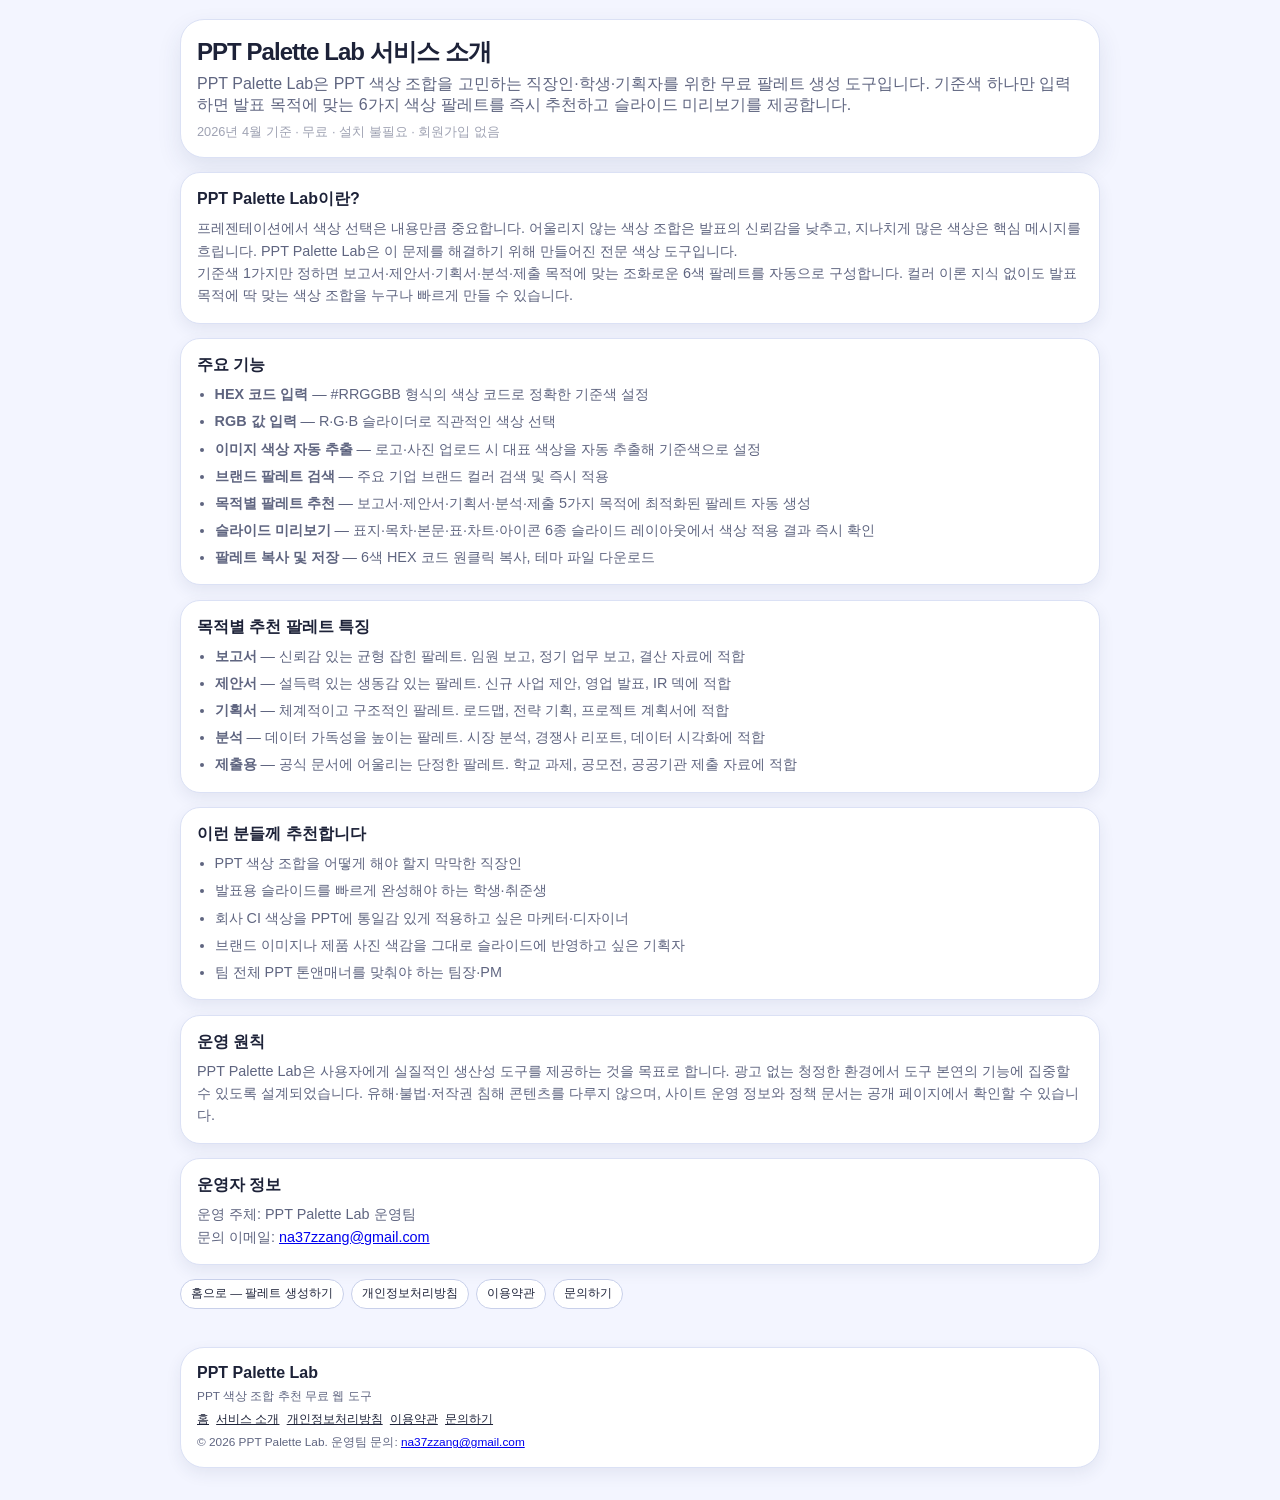
<file: about.html>
<!doctype html>
<html lang="ko">
<head>
  <!-- Microsoft Clarity -->
  <script type="text/javascript">
    (function(c,l,a,r,i,t,y){
        c[a]=c[a]||function(){(c[a].q=c[a].q||[]).push(arguments)};
        t=l.createElement(r);t.async=1;t.src="https://www.clarity.ms/tag/"+i;
        y=l.getElementsByTagName(r)[0];y.parentNode.insertBefore(t,y);
    })(window, document, "clarity", "script", "w68hp21zef");
  </script>
  <!-- Google tag (gtag.js) -->
  <script async src="https://www.googletagmanager.com/gtag/js?id=G-E6PDDQ9H2Z"></script>
  <script>
    window.dataLayer = window.dataLayer || [];
    function gtag(){dataLayer.push(arguments);}
    gtag('js', new Date());
    gtag('config', 'G-E6PDDQ9H2Z');
  </script>
  <meta charset="UTF-8" />
  <meta name="viewport" content="width=device-width, initial-scale=1.0" />
  <link rel="icon" type="image/svg+xml" href="/favicon.svg">
  <link rel="shortcut icon" href="/favicon.svg">
  <title>서비스 소개 | PPT Palette Lab</title>
  <meta name="description" content="PPT Palette Lab은 PPT 색상 조합을 고민하는 직장인·학생·기획자를 위한 무료 팔레트 생성 도구입니다. 기준색 입력 후 보고서·제안서·기획서 목적에 맞는 6색 팔레트를 즉시 추천하고 슬라이드 미리보기를 제공합니다.">
  <meta name="robots" content="index,follow,max-image-preview:large,max-snippet:-1,max-video-preview:-1">
  <meta name="author" content="PPT Palette Lab">
  <meta name="keywords" content="PPT Palette Lab 소개, PPT 팔레트 도구, 색상 추천 서비스, 프레젠테이션 디자인, 슬라이드 색상">
  <meta name="theme-color" content="#0052D0">
  <link rel="alternate" hreflang="ko" href="https://ppt-pallet.web.app/about.html">
  <link rel="alternate" hreflang="x-default" href="https://ppt-pallet.web.app/about.html">
  <meta property="og:type" content="website">
  <meta property="og:site_name" content="PPT Palette Lab">
  <meta property="og:locale" content="ko_KR">
  <meta property="og:title" content="서비스 소개 | PPT Palette Lab — PPT 색상 조합 추천 도구">
  <meta property="og:description" content="PPT Palette Lab의 기능과 운영 원칙을 안내합니다. HEX·RGB·이미지 기반 기준색 설정, 목적별 팔레트 추천, 슬라이드 미리보기를 제공합니다.">
  <meta property="og:url" content="https://ppt-pallet.web.app/about.html">
  <meta property="og:image" content="https://ppt-pallet.web.app/og-image.png">
  <meta property="og:image:width" content="1200">
  <meta property="og:image:height" content="630">
  <meta property="og:image:alt" content="PPT Palette Lab — PPT 색상 조합 추천 도구">
  <meta name="twitter:card" content="summary_large_image">
  <meta name="twitter:title" content="서비스 소개 | PPT Palette Lab">
  <meta name="twitter:description" content="PPT Palette Lab의 기능과 운영 원칙을 안내합니다. HEX·RGB·이미지 기반 기준색 설정, 목적별 팔레트 추천 제공.">
  <meta name="twitter:image" content="https://ppt-pallet.web.app/og-image.png">
  <meta name="google-adsense-account" content="ca-pub-9194151925851653">
  <link rel="canonical" href="https://ppt-pallet.web.app/about.html">
  <link rel="sitemap" type="application/xml" href="/sitemap.xml">
  <link href="/style.css" rel="stylesheet">
  <script async src="https://pagead2.googlesyndication.com/pagead/js/adsbygoogle.js?client=ca-pub-9194151925851653"
    crossorigin="anonymous"></script>
  <script type="application/ld+json">
  [
    {
      "@context": "https://schema.org",
      "@type": "AboutPage",
      "name": "PPT Palette Lab 서비스 소개",
      "url": "https://ppt-pallet.web.app/about.html",
      "description": "PPT Palette Lab은 직장인·학생·기획자를 위한 무료 PPT 색상 팔레트 생성 도구입니다. 기준색 입력 후 보고서·제안서·기획서 목적에 맞는 6색 팔레트를 즉시 추천하고 슬라이드 미리보기를 제공합니다.",
      "inLanguage": "ko",
      "dateModified": "2026-04-07",
      "isPartOf": { "@type": "WebSite", "name": "PPT Palette Lab", "url": "https://ppt-pallet.web.app/" }
    },
    {
      "@context": "https://schema.org",
      "@type": "BreadcrumbList",
      "itemListElement": [
        { "@type": "ListItem", "position": 1, "name": "홈", "item": "https://ppt-pallet.web.app/" },
        { "@type": "ListItem", "position": 2, "name": "서비스 소개", "item": "https://ppt-pallet.web.app/about.html" }
      ]
    },
    {
      "@context": "https://schema.org",
      "@type": "SoftwareApplication",
      "name": "PPT Palette Lab",
      "applicationCategory": "DesignApplication",
      "operatingSystem": "Web",
      "url": "https://ppt-pallet.web.app/",
      "description": "PPT 색상 조합을 자동으로 추천하는 무료 웹 도구. HEX·RGB·이미지로 기준색을 설정하면 보고서·제안서·기획서·분석·제출 목적에 맞는 6색 팔레트와 슬라이드 미리보기를 즉시 제공합니다.",
      "offers": { "@type": "Offer", "price": "0", "priceCurrency": "KRW" },
      "featureList": ["HEX 코드 입력으로 팔레트 생성", "RGB 값 입력으로 팔레트 생성", "이미지에서 색상 자동 추출", "목적별 팔레트 추천 (보고서·제안서·기획서·분석·제출)", "6색 큐레이션 팔레트 자동 생성", "슬라이드 미리보기 6종", "팔레트 HEX 코드 복사", "브랜드 컬러 검색 및 적용"],
      "inLanguage": "ko",
      "isAccessibleForFree": true,
      "dateModified": "2026-04-04"
    }
  ]
  </script>
</head>
<body>
  <main class="info-page">
    <section class="info-hero">
      <h1>PPT Palette Lab 서비스 소개</h1>
      <p>PPT Palette Lab은 PPT 색상 조합을 고민하는 직장인·학생·기획자를 위한 무료 팔레트 생성 도구입니다. 기준색 하나만 입력하면 발표 목적에 맞는 6가지 색상 팔레트를 즉시 추천하고 슬라이드 미리보기를 제공합니다.</p>
      <p style="margin-top:0.5rem;font-size:0.8rem;opacity:0.6;">2026년 4월 기준 · 무료 · 설치 불필요 · 회원가입 없음</p>
    </section>

    <section class="info-panel">
      <h2>PPT Palette Lab이란?</h2>
      <p>프레젠테이션에서 색상 선택은 내용만큼 중요합니다. 어울리지 않는 색상 조합은 발표의 신뢰감을 낮추고, 지나치게 많은 색상은 핵심 메시지를 흐립니다. PPT Palette Lab은 이 문제를 해결하기 위해 만들어진 전문 색상 도구입니다.</p>
      <p>기준색 1가지만 정하면 보고서·제안서·기획서·분석·제출 목적에 맞는 조화로운 6색 팔레트를 자동으로 구성합니다. 컬러 이론 지식 없이도 발표 목적에 딱 맞는 색상 조합을 누구나 빠르게 만들 수 있습니다.</p>
    </section>

    <section class="info-panel">
      <h2>주요 기능</h2>
      <ul>
        <li><strong>HEX 코드 입력</strong> — #RRGGBB 형식의 색상 코드로 정확한 기준색 설정</li>
        <li><strong>RGB 값 입력</strong> — R·G·B 슬라이더로 직관적인 색상 선택</li>
        <li><strong>이미지 색상 자동 추출</strong> — 로고·사진 업로드 시 대표 색상을 자동 추출해 기준색으로 설정</li>
        <li><strong>브랜드 팔레트 검색</strong> — 주요 기업 브랜드 컬러 검색 및 즉시 적용</li>
        <li><strong>목적별 팔레트 추천</strong> — 보고서·제안서·기획서·분석·제출 5가지 목적에 최적화된 팔레트 자동 생성</li>
        <li><strong>슬라이드 미리보기</strong> — 표지·목차·본문·표·차트·아이콘 6종 슬라이드 레이아웃에서 색상 적용 결과 즉시 확인</li>
        <li><strong>팔레트 복사 및 저장</strong> — 6색 HEX 코드 원클릭 복사, 테마 파일 다운로드</li>
      </ul>
    </section>

    <section class="info-panel">
      <h2>목적별 추천 팔레트 특징</h2>
      <ul>
        <li><strong>보고서</strong> — 신뢰감 있는 균형 잡힌 팔레트. 임원 보고, 정기 업무 보고, 결산 자료에 적합</li>
        <li><strong>제안서</strong> — 설득력 있는 생동감 있는 팔레트. 신규 사업 제안, 영업 발표, IR 덱에 적합</li>
        <li><strong>기획서</strong> — 체계적이고 구조적인 팔레트. 로드맵, 전략 기획, 프로젝트 계획서에 적합</li>
        <li><strong>분석</strong> — 데이터 가독성을 높이는 팔레트. 시장 분석, 경쟁사 리포트, 데이터 시각화에 적합</li>
        <li><strong>제출용</strong> — 공식 문서에 어울리는 단정한 팔레트. 학교 과제, 공모전, 공공기관 제출 자료에 적합</li>
      </ul>
    </section>

    <section class="info-panel">
      <h2>이런 분들께 추천합니다</h2>
      <ul>
        <li>PPT 색상 조합을 어떻게 해야 할지 막막한 직장인</li>
        <li>발표용 슬라이드를 빠르게 완성해야 하는 학생·취준생</li>
        <li>회사 CI 색상을 PPT에 통일감 있게 적용하고 싶은 마케터·디자이너</li>
        <li>브랜드 이미지나 제품 사진 색감을 그대로 슬라이드에 반영하고 싶은 기획자</li>
        <li>팀 전체 PPT 톤앤매너를 맞춰야 하는 팀장·PM</li>
      </ul>
    </section>

    <section class="info-panel">
      <h2>운영 원칙</h2>
      <p>PPT Palette Lab은 사용자에게 실질적인 생산성 도구를 제공하는 것을 목표로 합니다. 광고 없는 청정한 환경에서 도구 본연의 기능에 집중할 수 있도록 설계되었습니다. 유해·불법·저작권 침해 콘텐츠를 다루지 않으며, 사이트 운영 정보와 정책 문서는 공개 페이지에서 확인할 수 있습니다.</p>
    </section>

    <section class="info-panel">
      <h2>운영자 정보</h2>
      <p>운영 주체: PPT Palette Lab 운영팀</p>
      <p>문의 이메일: <a href="mailto:na37zzang@gmail.com">na37zzang@gmail.com</a></p>
    </section>

    <nav class="info-links" aria-label="정책 링크">
      <a href="/">홈으로 — 팔레트 생성하기</a>
      <a href="/privacy.html">개인정보처리방침</a>
      <a href="/terms.html">이용약관</a>
      <a href="/contact.html">문의하기</a>
    </nav>
  </main>
  <footer class="site-footer" style="width:min(920px,calc(100% - 2rem));margin:0 auto 2rem;">
    <p class="site-footer__brand">PPT Palette Lab</p>
    <p class="site-footer__desc">PPT 색상 조합 추천 무료 웹 도구</p>
    <nav class="site-footer__links" aria-label="푸터 내비게이션">
      <a href="/">홈</a>
      <a href="/about.html">서비스 소개</a>
      <a href="/privacy.html">개인정보처리방침</a>
      <a href="/terms.html">이용약관</a>
      <a href="/contact.html">문의하기</a>
    </nav>
    <p class="site-footer__copy">© 2026 PPT Palette Lab. 운영팀 문의: <a href="mailto:na37zzang@gmail.com">na37zzang@gmail.com</a></p>
  </footer>
</body>
</html>
</file>
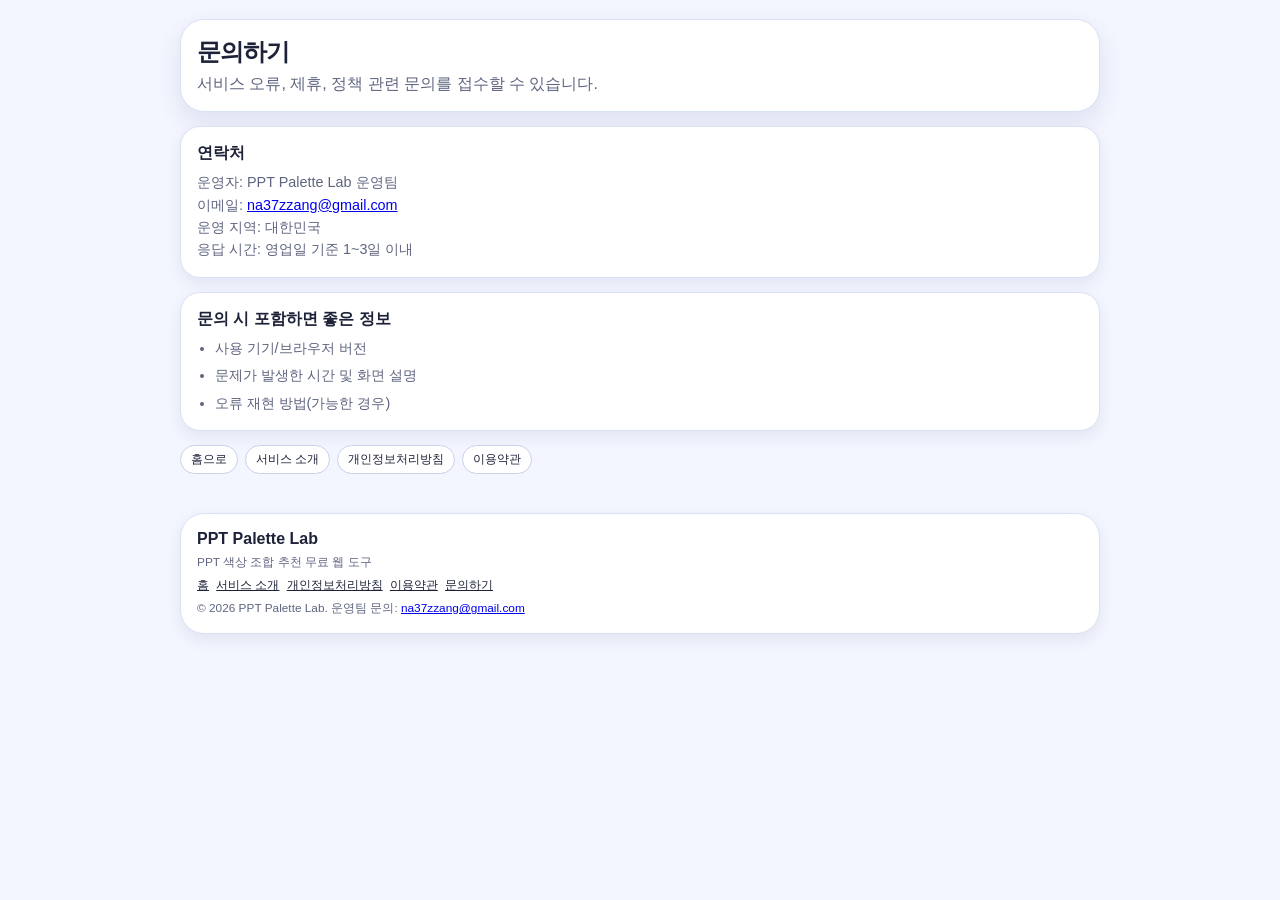
<file: contact.html>
<!doctype html>
<html lang="ko">
<head>
  <!-- Microsoft Clarity -->
  <script type="text/javascript">
    (function(c,l,a,r,i,t,y){
        c[a]=c[a]||function(){(c[a].q=c[a].q||[]).push(arguments)};
        t=l.createElement(r);t.async=1;t.src="https://www.clarity.ms/tag/"+i;
        y=l.getElementsByTagName(r)[0];y.parentNode.insertBefore(t,y);
    })(window, document, "clarity", "script", "w68hp21zef");
  </script>
  <!-- Google tag (gtag.js) -->
  <script async src="https://www.googletagmanager.com/gtag/js?id=G-E6PDDQ9H2Z"></script>
  <script>
    window.dataLayer = window.dataLayer || [];
    function gtag(){dataLayer.push(arguments);}
    gtag('js', new Date());
    gtag('config', 'G-E6PDDQ9H2Z');
  </script>
  <meta charset="UTF-8" />
  <meta name="viewport" content="width=device-width, initial-scale=1.0" />
  <link rel="icon" type="image/svg+xml" href="/favicon.svg">
  <link rel="shortcut icon" href="/favicon.svg">
  <title>문의하기 | PPT Palette Lab</title>
  <meta name="description" content="PPT Palette Lab 운영팀에 문의하세요. 서비스 오류, 제휴, 정책 관련 문의를 이메일로 접수할 수 있으며 영업일 기준 1~3일 내 답변드립니다.">
  <meta name="robots" content="index,follow,max-image-preview:large,max-snippet:-1,max-video-preview:-1">
  <meta name="author" content="PPT Palette Lab">
  <meta name="keywords" content="PPT Palette Lab 문의, 고객 지원, 서비스 문의, 연락처, 이메일 문의">
  <meta name="theme-color" content="#0052D0">
  <link rel="alternate" hreflang="ko" href="https://ppt-pallet.web.app/contact.html">
  <link rel="alternate" hreflang="x-default" href="https://ppt-pallet.web.app/contact.html">
  <meta property="og:type" content="website">
  <meta property="og:site_name" content="PPT Palette Lab">
  <meta property="og:locale" content="ko_KR">
  <meta property="og:title" content="문의하기 | PPT Palette Lab">
  <meta property="og:description" content="PPT Palette Lab 운영팀에 문의하세요. 서비스 오류, 제휴, 정책 관련 문의를 이메일로 접수할 수 있으며 영업일 기준 1~3일 내 답변드립니다.">
  <meta property="og:url" content="https://ppt-pallet.web.app/contact.html">
  <meta property="og:image" content="https://ppt-pallet.web.app/og-image.png">
  <meta property="og:image:width" content="1200">
  <meta property="og:image:height" content="630">
  <meta property="og:image:alt" content="PPT Palette Lab — 문의하기">
  <meta name="twitter:card" content="summary_large_image">
  <meta name="twitter:title" content="문의하기 | PPT Palette Lab">
  <meta name="twitter:description" content="PPT Palette Lab 운영팀에 서비스 오류, 제휴, 정책 관련 문의를 접수하세요. 영업일 1~3일 내 답변.">
  <meta name="twitter:image" content="https://ppt-pallet.web.app/og-image.png">
  <meta name="google-adsense-account" content="ca-pub-9194151925851653">
  <link rel="canonical" href="https://ppt-pallet.web.app/contact.html">
  <link rel="sitemap" type="application/xml" href="/sitemap.xml">
  <link href="/style.css" rel="stylesheet">
  <script async src="https://pagead2.googlesyndication.com/pagead/js/adsbygoogle.js?client=ca-pub-9194151925851653"
    crossorigin="anonymous"></script>
  <script type="application/ld+json">
  [
    {
      "@context": "https://schema.org",
      "@type": "ContactPage",
      "name": "문의하기",
      "url": "https://ppt-pallet.web.app/contact.html",
      "description": "PPT Palette Lab 운영팀 문의 페이지입니다.",
      "inLanguage": "ko",
      "isPartOf": { "@type": "WebSite", "name": "PPT Palette Lab", "url": "https://ppt-pallet.web.app/" }
    },
    {
      "@context": "https://schema.org",
      "@type": "BreadcrumbList",
      "itemListElement": [
        { "@type": "ListItem", "position": 1, "name": "홈", "item": "https://ppt-pallet.web.app/" },
        { "@type": "ListItem", "position": 2, "name": "문의하기", "item": "https://ppt-pallet.web.app/contact.html" }
      ]
    }
  ]
  </script>
</head>
<body>
  <main class="info-page">
    <section class="info-hero">
      <h1>문의하기</h1>
      <p>서비스 오류, 제휴, 정책 관련 문의를 접수할 수 있습니다.</p>
    </section>

    <section class="info-panel">
      <h2>연락처</h2>
      <p>운영자: PPT Palette Lab 운영팀</p>
      <p>이메일: <a href="mailto:na37zzang@gmail.com">na37zzang@gmail.com</a></p>
      <p>운영 지역: 대한민국</p>
      <p>응답 시간: 영업일 기준 1~3일 이내</p>
    </section>

    <section class="info-panel">
      <h2>문의 시 포함하면 좋은 정보</h2>
      <ul>
        <li>사용 기기/브라우저 버전</li>
        <li>문제가 발생한 시간 및 화면 설명</li>
        <li>오류 재현 방법(가능한 경우)</li>
      </ul>
    </section>

    <nav class="info-links" aria-label="정책 링크">
      <a href="/">홈으로</a>
      <a href="/about.html">서비스 소개</a>
      <a href="/privacy.html">개인정보처리방침</a>
      <a href="/terms.html">이용약관</a>
    </nav>
  </main>
  <footer class="site-footer" style="width:min(920px,calc(100% - 2rem));margin:0 auto 2rem;">
    <p class="site-footer__brand">PPT Palette Lab</p>
    <p class="site-footer__desc">PPT 색상 조합 추천 무료 웹 도구</p>
    <nav class="site-footer__links" aria-label="푸터 내비게이션">
      <a href="/">홈</a>
      <a href="/about.html">서비스 소개</a>
      <a href="/privacy.html">개인정보처리방침</a>
      <a href="/terms.html">이용약관</a>
      <a href="/contact.html">문의하기</a>
    </nav>
    <p class="site-footer__copy">© 2026 PPT Palette Lab. 운영팀 문의: <a href="mailto:na37zzang@gmail.com">na37zzang@gmail.com</a></p>
  </footer>
</body>
</html>
</file>
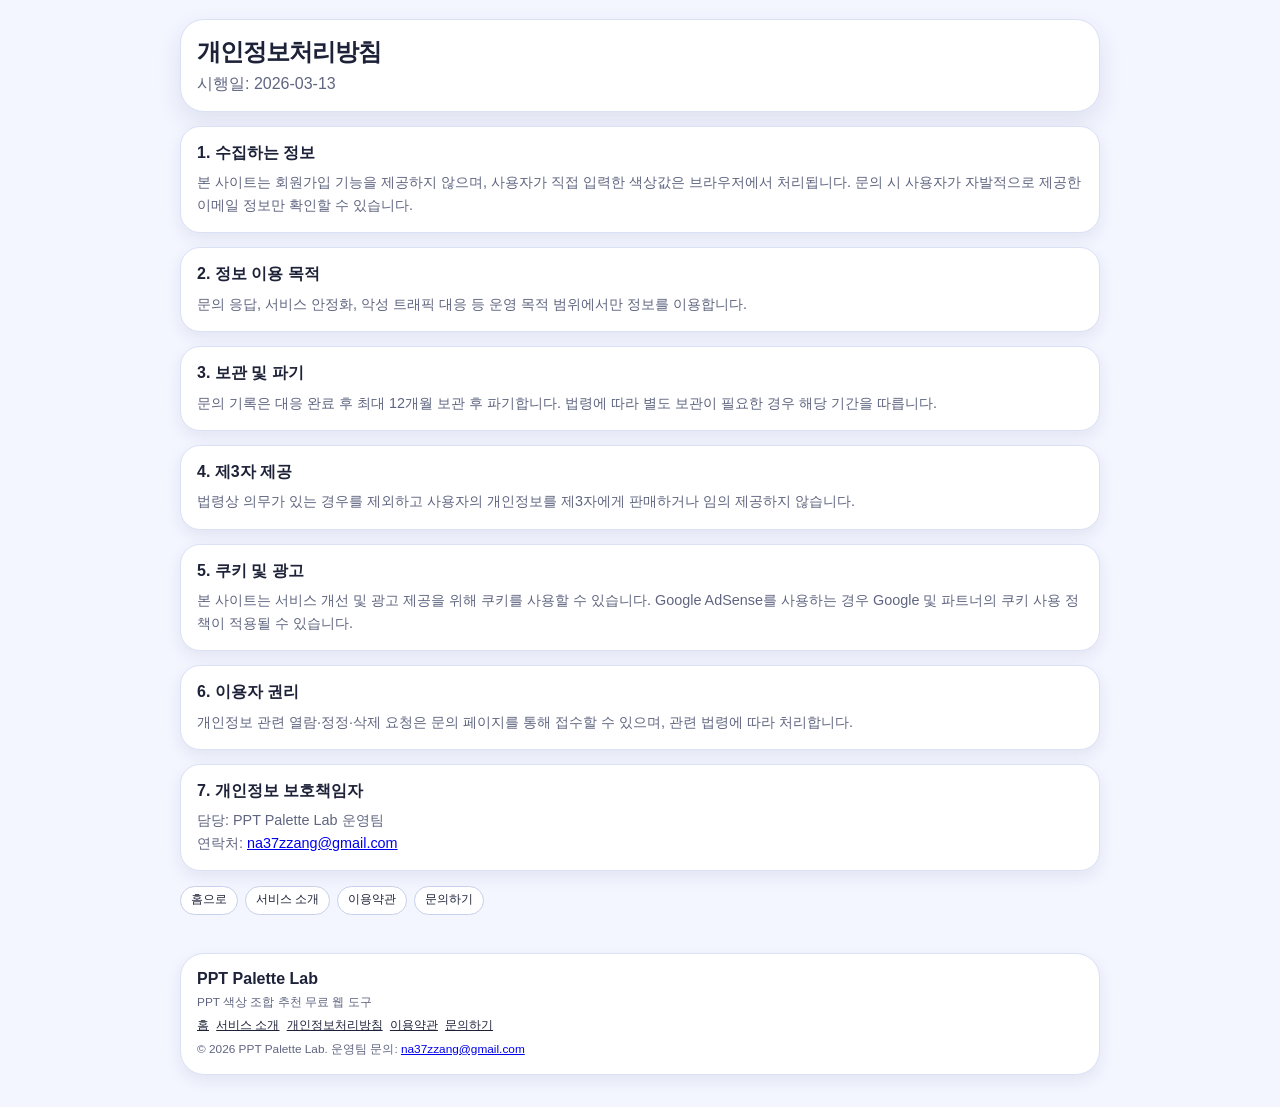
<file: privacy.html>
<!doctype html>
<html lang="ko">
<head>
  <!-- Microsoft Clarity -->
  <script type="text/javascript">
    (function(c,l,a,r,i,t,y){
        c[a]=c[a]||function(){(c[a].q=c[a].q||[]).push(arguments)};
        t=l.createElement(r);t.async=1;t.src="https://www.clarity.ms/tag/"+i;
        y=l.getElementsByTagName(r)[0];y.parentNode.insertBefore(t,y);
    })(window, document, "clarity", "script", "w68hp21zef");
  </script>
  <!-- Google tag (gtag.js) -->
  <script async src="https://www.googletagmanager.com/gtag/js?id=G-E6PDDQ9H2Z"></script>
  <script>
    window.dataLayer = window.dataLayer || [];
    function gtag(){dataLayer.push(arguments);}
    gtag('js', new Date());
    gtag('config', 'G-E6PDDQ9H2Z');
  </script>
  <meta charset="UTF-8" />
  <meta name="viewport" content="width=device-width, initial-scale=1.0" />
  <link rel="icon" type="image/svg+xml" href="/favicon.svg">
  <link rel="shortcut icon" href="/favicon.svg">
  <title>개인정보처리방침 | PPT Palette Lab</title>
  <meta name="description" content="PPT Palette Lab 개인정보처리방침입니다. 수집 정보, 이용 목적, 보관 기간, 쿠키·광고 사용 및 이용자 권리를 안내합니다. 시행일: 2026-03-13.">
  <meta name="robots" content="index,follow,max-image-preview:large,max-snippet:-1,max-video-preview:-1">
  <meta name="author" content="PPT Palette Lab">
  <meta name="keywords" content="PPT Palette Lab 개인정보, 개인정보처리방침, 쿠키 정책, 광고 정책, 개인정보 보호">
  <meta name="theme-color" content="#0052D0">
  <link rel="alternate" hreflang="ko" href="https://ppt-pallet.web.app/privacy.html">
  <link rel="alternate" hreflang="x-default" href="https://ppt-pallet.web.app/privacy.html">
  <meta property="og:type" content="website">
  <meta property="og:site_name" content="PPT Palette Lab">
  <meta property="og:locale" content="ko_KR">
  <meta property="og:title" content="개인정보처리방침 | PPT Palette Lab">
  <meta property="og:description" content="PPT Palette Lab 개인정보처리방침입니다. 수집 정보, 이용 목적, 보관 기간, 쿠키·광고 사용 및 이용자 권리를 안내합니다.">
  <meta property="og:url" content="https://ppt-pallet.web.app/privacy.html">
  <meta property="og:image" content="https://ppt-pallet.web.app/og-image.png">
  <meta property="og:image:width" content="1200">
  <meta property="og:image:height" content="630">
  <meta property="og:image:alt" content="PPT Palette Lab — 개인정보처리방침">
  <meta name="twitter:card" content="summary_large_image">
  <meta name="twitter:title" content="개인정보처리방침 | PPT Palette Lab">
  <meta name="twitter:description" content="PPT Palette Lab 개인정보처리방침 - 수집 정보, 이용 목적, 보관 기간 및 이용자 권리를 안내합니다.">
  <meta name="twitter:image" content="https://ppt-pallet.web.app/og-image.png">
  <meta name="google-adsense-account" content="ca-pub-9194151925851653">
  <link rel="canonical" href="https://ppt-pallet.web.app/privacy.html">
  <link rel="sitemap" type="application/xml" href="/sitemap.xml">
  <link href="/style.css" rel="stylesheet">
  <script async src="https://pagead2.googlesyndication.com/pagead/js/adsbygoogle.js?client=ca-pub-9194151925851653"
    crossorigin="anonymous"></script>
  <script type="application/ld+json">
  [
    {
      "@context": "https://schema.org",
      "@type": "WebPage",
      "name": "개인정보처리방침",
      "url": "https://ppt-pallet.web.app/privacy.html",
      "description": "PPT Palette Lab 개인정보처리방침 페이지입니다.",
      "inLanguage": "ko",
      "isPartOf": { "@type": "WebSite", "name": "PPT Palette Lab", "url": "https://ppt-pallet.web.app/" }
    },
    {
      "@context": "https://schema.org",
      "@type": "BreadcrumbList",
      "itemListElement": [
        { "@type": "ListItem", "position": 1, "name": "홈", "item": "https://ppt-pallet.web.app/" },
        { "@type": "ListItem", "position": 2, "name": "개인정보처리방침", "item": "https://ppt-pallet.web.app/privacy.html" }
      ]
    }
  ]
  </script>
</head>
<body>
  <main class="info-page">
    <section class="info-hero">
      <h1>개인정보처리방침</h1>
      <p>시행일: 2026-03-13</p>
    </section>

    <section class="info-panel">
      <h2>1. 수집하는 정보</h2>
      <p>본 사이트는 회원가입 기능을 제공하지 않으며, 사용자가 직접 입력한 색상값은 브라우저에서 처리됩니다. 문의 시 사용자가 자발적으로 제공한 이메일 정보만 확인할 수 있습니다.</p>
    </section>

    <section class="info-panel">
      <h2>2. 정보 이용 목적</h2>
      <p>문의 응답, 서비스 안정화, 악성 트래픽 대응 등 운영 목적 범위에서만 정보를 이용합니다.</p>
    </section>

    <section class="info-panel">
      <h2>3. 보관 및 파기</h2>
      <p>문의 기록은 대응 완료 후 최대 12개월 보관 후 파기합니다. 법령에 따라 별도 보관이 필요한 경우 해당 기간을 따릅니다.</p>
    </section>

    <section class="info-panel">
      <h2>4. 제3자 제공</h2>
      <p>법령상 의무가 있는 경우를 제외하고 사용자의 개인정보를 제3자에게 판매하거나 임의 제공하지 않습니다.</p>
    </section>

    <section class="info-panel">
      <h2>5. 쿠키 및 광고</h2>
      <p>본 사이트는 서비스 개선 및 광고 제공을 위해 쿠키를 사용할 수 있습니다. Google AdSense를 사용하는 경우 Google 및 파트너의 쿠키 사용 정책이 적용될 수 있습니다.</p>
    </section>

    <section class="info-panel">
      <h2>6. 이용자 권리</h2>
      <p>개인정보 관련 열람·정정·삭제 요청은 문의 페이지를 통해 접수할 수 있으며, 관련 법령에 따라 처리합니다.</p>
    </section>

    <section class="info-panel">
      <h2>7. 개인정보 보호책임자</h2>
      <p>담당: PPT Palette Lab 운영팀</p>
      <p>연락처: <a href="mailto:na37zzang@gmail.com">na37zzang@gmail.com</a></p>
    </section>

    <nav class="info-links" aria-label="정책 링크">
      <a href="/">홈으로</a>
      <a href="/about.html">서비스 소개</a>
      <a href="/terms.html">이용약관</a>
      <a href="/contact.html">문의하기</a>
    </nav>
  </main>
  <footer class="site-footer" style="width:min(920px,calc(100% - 2rem));margin:0 auto 2rem;">
    <p class="site-footer__brand">PPT Palette Lab</p>
    <p class="site-footer__desc">PPT 색상 조합 추천 무료 웹 도구</p>
    <nav class="site-footer__links" aria-label="푸터 내비게이션">
      <a href="/">홈</a>
      <a href="/about.html">서비스 소개</a>
      <a href="/privacy.html">개인정보처리방침</a>
      <a href="/terms.html">이용약관</a>
      <a href="/contact.html">문의하기</a>
    </nav>
    <p class="site-footer__copy">© 2026 PPT Palette Lab. 운영팀 문의: <a href="mailto:na37zzang@gmail.com">na37zzang@gmail.com</a></p>
  </footer>
</body>
</html>
</file>
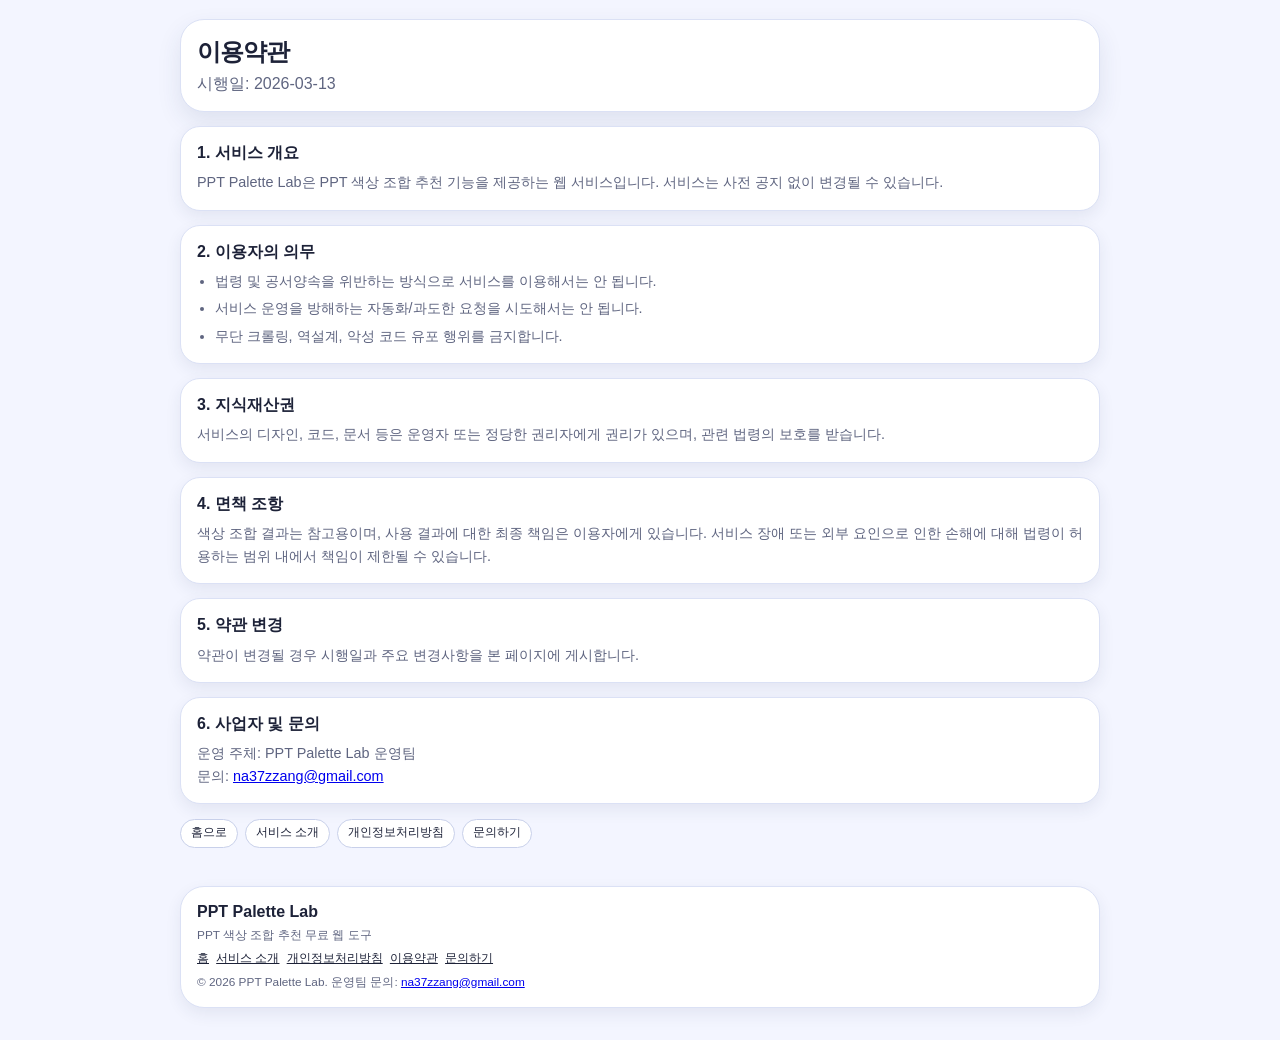
<file: terms.html>
<!doctype html>
<html lang="ko">
<head>
  <!-- Microsoft Clarity -->
  <script type="text/javascript">
    (function(c,l,a,r,i,t,y){
        c[a]=c[a]||function(){(c[a].q=c[a].q||[]).push(arguments)};
        t=l.createElement(r);t.async=1;t.src="https://www.clarity.ms/tag/"+i;
        y=l.getElementsByTagName(r)[0];y.parentNode.insertBefore(t,y);
    })(window, document, "clarity", "script", "w68hp21zef");
  </script>
  <!-- Google tag (gtag.js) -->
  <script async src="https://www.googletagmanager.com/gtag/js?id=G-E6PDDQ9H2Z"></script>
  <script>
    window.dataLayer = window.dataLayer || [];
    function gtag(){dataLayer.push(arguments);}
    gtag('js', new Date());
    gtag('config', 'G-E6PDDQ9H2Z');
  </script>
  <meta charset="UTF-8" />
  <meta name="viewport" content="width=device-width, initial-scale=1.0" />
  <link rel="icon" type="image/svg+xml" href="/favicon.svg">
  <link rel="shortcut icon" href="/favicon.svg">
  <title>이용약관 | PPT Palette Lab</title>
  <meta name="description" content="PPT Palette Lab 이용약관입니다. 서비스 개요, 이용자 의무, 지식재산권, 면책 조항 및 약관 변경 안내를 확인하세요. 시행일: 2026-03-13.">
  <meta name="robots" content="index,follow,max-image-preview:large,max-snippet:-1,max-video-preview:-1">
  <meta name="author" content="PPT Palette Lab">
  <meta name="keywords" content="PPT Palette Lab 이용약관, 서비스 이용 조건, 이용자 의무, 지식재산권">
  <meta name="theme-color" content="#0052D0">
  <link rel="alternate" hreflang="ko" href="https://ppt-pallet.web.app/terms.html">
  <link rel="alternate" hreflang="x-default" href="https://ppt-pallet.web.app/terms.html">
  <meta property="og:type" content="website">
  <meta property="og:site_name" content="PPT Palette Lab">
  <meta property="og:locale" content="ko_KR">
  <meta property="og:title" content="이용약관 | PPT Palette Lab">
  <meta property="og:description" content="PPT Palette Lab 이용약관입니다. 서비스 개요, 이용자 의무, 지식재산권, 면책 조항 및 약관 변경 안내를 확인하세요.">
  <meta property="og:url" content="https://ppt-pallet.web.app/terms.html">
  <meta property="og:image" content="https://ppt-pallet.web.app/og-image.png">
  <meta property="og:image:width" content="1200">
  <meta property="og:image:height" content="630">
  <meta property="og:image:alt" content="PPT Palette Lab — 이용약관">
  <meta name="twitter:card" content="summary_large_image">
  <meta name="twitter:title" content="이용약관 | PPT Palette Lab">
  <meta name="twitter:description" content="PPT Palette Lab 이용약관 - 서비스 이용 조건, 이용자 의무, 지식재산권, 면책 조항을 안내합니다.">
  <meta name="twitter:image" content="https://ppt-pallet.web.app/og-image.png">
  <meta name="google-adsense-account" content="ca-pub-9194151925851653">
  <link rel="canonical" href="https://ppt-pallet.web.app/terms.html">
  <link rel="sitemap" type="application/xml" href="/sitemap.xml">
  <link href="/style.css" rel="stylesheet">
  <script async src="https://pagead2.googlesyndication.com/pagead/js/adsbygoogle.js?client=ca-pub-9194151925851653"
    crossorigin="anonymous"></script>
  <script type="application/ld+json">
  [
    {
      "@context": "https://schema.org",
      "@type": "WebPage",
      "name": "이용약관",
      "url": "https://ppt-pallet.web.app/terms.html",
      "description": "PPT Palette Lab 이용약관 페이지입니다.",
      "inLanguage": "ko",
      "isPartOf": { "@type": "WebSite", "name": "PPT Palette Lab", "url": "https://ppt-pallet.web.app/" }
    },
    {
      "@context": "https://schema.org",
      "@type": "BreadcrumbList",
      "itemListElement": [
        { "@type": "ListItem", "position": 1, "name": "홈", "item": "https://ppt-pallet.web.app/" },
        { "@type": "ListItem", "position": 2, "name": "이용약관", "item": "https://ppt-pallet.web.app/terms.html" }
      ]
    }
  ]
  </script>
</head>
<body>
  <main class="info-page">
    <section class="info-hero">
      <h1>이용약관</h1>
      <p>시행일: 2026-03-13</p>
    </section>

    <section class="info-panel">
      <h2>1. 서비스 개요</h2>
      <p>PPT Palette Lab은 PPT 색상 조합 추천 기능을 제공하는 웹 서비스입니다. 서비스는 사전 공지 없이 변경될 수 있습니다.</p>
    </section>

    <section class="info-panel">
      <h2>2. 이용자의 의무</h2>
      <ul>
        <li>법령 및 공서양속을 위반하는 방식으로 서비스를 이용해서는 안 됩니다.</li>
        <li>서비스 운영을 방해하는 자동화/과도한 요청을 시도해서는 안 됩니다.</li>
        <li>무단 크롤링, 역설계, 악성 코드 유포 행위를 금지합니다.</li>
      </ul>
    </section>

    <section class="info-panel">
      <h2>3. 지식재산권</h2>
      <p>서비스의 디자인, 코드, 문서 등은 운영자 또는 정당한 권리자에게 권리가 있으며, 관련 법령의 보호를 받습니다.</p>
    </section>

    <section class="info-panel">
      <h2>4. 면책 조항</h2>
      <p>색상 조합 결과는 참고용이며, 사용 결과에 대한 최종 책임은 이용자에게 있습니다. 서비스 장애 또는 외부 요인으로 인한 손해에 대해 법령이 허용하는 범위 내에서 책임이 제한될 수 있습니다.</p>
    </section>

    <section class="info-panel">
      <h2>5. 약관 변경</h2>
      <p>약관이 변경될 경우 시행일과 주요 변경사항을 본 페이지에 게시합니다.</p>
    </section>

    <section class="info-panel">
      <h2>6. 사업자 및 문의</h2>
      <p>운영 주체: PPT Palette Lab 운영팀</p>
      <p>문의: <a href="mailto:na37zzang@gmail.com">na37zzang@gmail.com</a></p>
    </section>

    <nav class="info-links" aria-label="정책 링크">
      <a href="/">홈으로</a>
      <a href="/about.html">서비스 소개</a>
      <a href="/privacy.html">개인정보처리방침</a>
      <a href="/contact.html">문의하기</a>
    </nav>
  </main>
  <footer class="site-footer" style="width:min(920px,calc(100% - 2rem));margin:0 auto 2rem;">
    <p class="site-footer__brand">PPT Palette Lab</p>
    <p class="site-footer__desc">PPT 색상 조합 추천 무료 웹 도구</p>
    <nav class="site-footer__links" aria-label="푸터 내비게이션">
      <a href="/">홈</a>
      <a href="/about.html">서비스 소개</a>
      <a href="/privacy.html">개인정보처리방침</a>
      <a href="/terms.html">이용약관</a>
      <a href="/contact.html">문의하기</a>
    </nav>
    <p class="site-footer__copy">© 2026 PPT Palette Lab. 운영팀 문의: <a href="mailto:na37zzang@gmail.com">na37zzang@gmail.com</a></p>
  </footer>
</body>
</html>
</file>
<file: style.css>
/* RGB spinner arrows always visible */
.rgb-spin::-webkit-inner-spin-button,
.rgb-spin::-webkit-outer-spin-button {
  opacity: 1;
  -webkit-appearance: inner-spin-button;
}

:root {
  --bg: #f7f6f1;
  --bg-soft: #fffdf8;
  --surface: #ffffff;
  --surface-soft: #f3f5fb;
  --surface-warm: #fff6ee;
  --ink: #151515;
  --ink-soft: #5f6472;
  --line: #e6e8ef;
  --line-strong: #d8dbe6;
  --blue: #2d5bff;
  --lime: #d8ff45;
  --peach: #ff8d67;
  --mint: #b7f1d7;
  --yellow: #ffd46b;
  --apricot-neon: #ffb392;
  --apricot-core: #ff9a70;
  --apricot-hot: #ff7f5c;
  --apricot-glow: rgba(255, 157, 112, 0.38);
  --text-body: 0.74rem;
  --text-label: 0.64rem;
  --text-tag: 0.6rem;
  --shadow: 0 18px 50px rgba(20, 23, 31, 0.08);
  --shadow-soft: 0 8px 24px rgba(20, 23, 31, 0.06);
}

* {
  box-sizing: border-box;
}

html {
  font-size: 16px;
}

body {
  margin: 0;
  min-height: 100vh;
  font-family: "Pretendard", "IBM Plex Sans KR", "Apple SD Gothic Neo", sans-serif;
  color: var(--ink);
  background: var(--bg);
}

body::before {
  content: "";
  position: fixed;
  inset: 0;
  pointer-events: none;
  opacity: 0.28;
  background-image: none;
  background-size: 18px 18px;
  mask-image: none;
}

button,
input {
  font: inherit;
}

img {
  max-width: 100%;
}

.page-shell {
  width: min(1140px, calc(100% - 2rem));
  margin: 0 auto;
  padding: 1.2rem 0 2.6rem;
}

.hero {
  position: relative;
  display: grid;
  grid-template-columns: minmax(0, 1.5fr) auto;
  gap: 1rem;
  align-items: end;
  padding: 0.7rem 0.8rem 0.8rem;
  background: rgba(255, 255, 255, 0.88);
  border: 1px solid rgba(255, 255, 255, 0.72);
  border-radius: 32px;
  box-shadow: var(--shadow);
  backdrop-filter: blur(16px);
  overflow: hidden;
}

.hero::before {
  content: "";
  position: absolute;
  left: 1rem;
  right: 1rem;
  top: 1rem;
  height: 14px;
  border-radius: 999px;
  background: linear-gradient(
    90deg,
    #ffd8e8 0%,
    #ffe8bf 16%,
    #fff5b8 32%,
    #d7f7d4 48%,
    #cfeeff 64%,
    #ddd9ff 82%,
    #ffd8ef 100%
  );
}

.hero__eyebrow,
.hero__copy,
.hero__status {
  position: relative;
  z-index: 1;
}

.hero__eyebrow {
  justify-self: start;
  margin: 0 0 0.75rem;
  padding: 0.4rem 0.78rem;
  border-radius: 999px;
  background: rgba(21, 21, 21, 0.06);
  font-family: "Space Grotesk", "Pretendard", sans-serif;
  font-size: var(--text-label);
  font-weight: 700;
  letter-spacing: 0.08em;
  text-transform: uppercase;
}

.hero__copy {
  grid-column: 1 / -1;
  min-height: 74px;
  padding-top: 0.72rem;
  display: grid;
  place-items: center;
  text-align: center;
}

.hero__copy h1 {
  margin: 0;
  max-width: none;
  font-family: "Space Grotesk", "Pretendard", sans-serif;
  font-size: clamp(1.8rem, 3.4vw, 3.5rem);
  line-height: 0.95;
  letter-spacing: -0.05em;
}

.hero__copy p {
  margin: 0.8rem 0 0;
  max-width: 44ch;
  font-size: 0.9rem;
  line-height: 1.45;
  color: var(--ink-soft);
}

.hero__status {
  display: flex;
  flex-wrap: wrap;
  gap: 0.7rem;
  justify-content: end;
  align-self: end;
}

.status-chip {
  display: inline-flex;
  align-items: center;
  gap: 0.55rem;
  min-width: 0;
  padding: 0.75rem 0.9rem;
  border-radius: 20px;
  background: var(--surface);
  border: 1px solid var(--line);
  box-shadow: var(--shadow-soft);
  font-size: var(--text-body);
  white-space: nowrap;
}

.status-chip strong,
.status-chip span:last-child {
  overflow: hidden;
  text-overflow: ellipsis;
}

.status-chip__dot {
  width: 0.92rem;
  height: 0.92rem;
  border-radius: 50%;
  background: var(--blue);
  box-shadow: 0 0 0 4px rgba(45, 91, 255, 0.12);
}

.planner {
  display: grid;
  gap: 1rem;
  margin-top: 1rem;
}

.panel {
  display: grid;
  grid-template-columns: 116px minmax(0, 1fr);
  gap: 1rem;
  padding: 1rem;
  border-radius: 28px;
  background: rgba(255, 255, 255, 0.84);
  border: 1px solid rgba(255, 255, 255, 0.72);
  box-shadow: var(--shadow);
  backdrop-filter: blur(16px);
}

.panel__meta {
  display: grid;
  align-content: start;
  gap: 0.65rem;
}

.panel__meta p {
  margin: 0;
  color: var(--ink-soft);
  font-size: var(--text-body);
  line-height: 1.3;
}

.panel__index {
  display: inline-flex;
  align-items: center;
  justify-content: center;
  width: 68px;
  height: 68px;
  border-radius: 22px;
  background: var(--apricot-core);
  color: #fff;
  font-family: "Space Grotesk", "Pretendard", sans-serif;
  font-size: 1.6rem;
  font-weight: 700;
  text-shadow: 0 1px 1px rgba(123, 49, 16, 0.24);
  box-shadow:
    0 0 0 1px rgba(255, 255, 255, 0.46),
    0 16px 34px var(--apricot-glow);
}

.panel__body {
  min-width: 0;
}

.panel__header {
  display: flex;
  flex-wrap: wrap;
  align-items: end;
  justify-content: space-between;
  gap: 0.7rem 1rem;
  margin-bottom: 0.95rem;
}

.panel__header h2,
.palette-column__header h3 {
  margin: 0;
  font-family: "Space Grotesk", "Pretendard", sans-serif;
  letter-spacing: -0.04em;
}

.panel__header h2 {
  font-size: clamp(1.35rem, 2.1vw, 1.8rem);
}

.panel__header p,
.palette-column__header p,
.preview-summary p,
.field-note,
.copy-status,
.palette-selector span,
.purpose-card span,
.slide-headline p,
.cover-subtitle,
.cover-band span,
.body-item,
.body-highlight p,
.mini-bar__label,
.graph-labels span {
  margin: 0;
  color: var(--ink-soft);
  font-size: var(--text-body);
  line-height: 1.35;
}

.base-grid {
  display: grid;
  grid-template-columns: repeat(3, minmax(0, 1fr));
  gap: 0.85rem;
}

.base-card,
.palette-card,
.slide-card {
  min-width: 0;
  border-radius: 24px;
}

.base-card {
  --base-card-text-size: 0.8rem;
  display: grid;
  gap: 0.55rem;
  padding: 0.9rem;
  background: var(--surface);
  border: 1px solid var(--line);
  box-shadow: var(--shadow-soft);
}

.base-card__row {
  display: flex;
  align-items: center;
  gap: 0.55rem;
  min-width: 0;
}

.base-card--upload {
  background: var(--surface-warm);
}

.base-card--preview {
  background: var(--surface-soft);
}

.field-label {
  display: inline-flex;
  align-items: center;
  gap: 0.45rem;
  font-family: "Space Grotesk", "Pretendard", sans-serif;
  font-size: var(--base-card-text-size, var(--text-label));
  font-weight: 700;
  letter-spacing: 0.04em;
  text-transform: uppercase;
}

.text-input,
.number-input {
  width: 100%;
  border: 1px solid var(--line-strong);
  border-radius: 18px;
  background: #fff;
  color: var(--ink);
  outline: none;
  transition: border-color 160ms ease, box-shadow 160ms ease, transform 160ms ease;
}

.text-input {
  min-height: 42px;
  padding: 0.56rem 0.7rem;
  font-family: "Space Grotesk", "Pretendard", sans-serif;
  font-size: var(--base-card-text-size, 0.86rem);
  font-weight: 700;
  letter-spacing: 0.03em;
  text-transform: uppercase;
}

.number-input {
  padding: 0.5rem 0.55rem;
  font-size: var(--base-card-text-size, 0.88rem);
  font-weight: 600;
}

.text-input:focus,
.number-input:focus {
  border-color: rgba(45, 91, 255, 0.55);
  box-shadow: 0 0 0 5px rgba(45, 91, 255, 0.1);
}

.text-input.is-invalid {
  border-color: rgba(255, 141, 103, 0.8);
  box-shadow: 0 0 0 5px rgba(255, 141, 103, 0.14);
}

.picker-hex.is-invalid {
  border-color: rgba(255, 141, 103, 0.8);
  box-shadow: 0 0 0 4px rgba(255, 141, 103, 0.14);
}

.color-input {
  width: 100%;
  min-height: 46px;
  padding: 0.2rem;
  border: 1px solid var(--line-strong);
  border-radius: 14px;
  background: #fff;
  cursor: pointer;
}

.color-input--inline {
  flex: none;
  width: 46px;
  min-width: 46px;
  padding: 0.12rem;
}

.picker-hex {
  width: 8.2ch;
  min-width: 8.2ch;
  height: 42px;
  padding: 0.42rem 0.45rem;
  border: 1px solid var(--line-strong);
  border-radius: 12px;
  background: #fff;
  font-family: "Space Grotesk", "Pretendard", sans-serif;
  font-size: var(--base-card-text-size, 0.88rem);
  font-weight: 700;
  letter-spacing: 0.02em;
  text-transform: uppercase;
  color: var(--ink);
  outline: none;
}

.picker-hex:focus {
  border-color: rgba(45, 91, 255, 0.55);
  box-shadow: 0 0 0 4px rgba(45, 91, 255, 0.1);
}

.color-input:focus {
  border-color: rgba(45, 91, 255, 0.55);
  box-shadow: 0 0 0 5px rgba(45, 91, 255, 0.1);
}

.rgb-grid {
  display: flex;
  align-items: center;
  gap: 0.5rem;
  min-width: 0;
}

.rgb-field {
  display: flex;
  align-items: center;
  gap: 0.35rem;
  min-width: 0;
  flex: 1;
}

.rgb-field span {
  font-family: "Space Grotesk", "Pretendard", sans-serif;
  font-size: var(--base-card-text-size, 0.88rem);
  font-weight: 700;
  color: var(--ink-soft);
  width: 0.9rem;
  text-align: center;
}

.field-note,
.field-note--status,
.upload-zone__hint,
.preview-summary p,
.palette-selector span,
.copy-status {
  white-space: nowrap;
  overflow: hidden;
  text-overflow: ellipsis;
}

.upload-zone {
  display: grid;
  gap: 0.2rem;
  padding: 1rem;
  border-radius: 20px;
  border: 1px solid var(--line-strong);
  background: color-mix(in srgb, var(--peach) 12%, #fff);
  cursor: pointer;
  transition: transform 160ms ease, border-color 160ms ease, box-shadow 160ms ease;
}

.upload-stack {
  display: grid;
  gap: 0.03rem;
  align-content: start;
  flex: 0 0 122px;
  width: 122px;
}

.upload-media-slot {
  width: 122px;
  min-height: 50px;
}

.upload-zone--inline {
  display: grid;
  align-content: center;
  justify-items: center;
  gap: 0.08rem;
  width: 122px;
  min-width: 122px;
  min-height: 50px;
  padding: 0.5rem 0.55rem;
  border-radius: 14px;
  flex: 0 0 106px;
}

.upload-zone:hover {
  transform: translateY(-2px);
  border-color: rgba(45, 91, 255, 0.3);
  box-shadow: var(--shadow-soft);
}

.upload-zone__title {
  font-weight: 700;
  font-size: 0.7rem;
  line-height: 1.1;
  text-align: center;
}

.upload-zone__hint {
  font-size: 0.62rem;
  line-height: 1.05;
  text-align: center;
}

.image-clear-button {
  border: 1px solid var(--line-strong);
  border-radius: 10px;
  padding: 0.16rem 0.22rem;
  background: #fff;
  color: var(--ink-soft);
  font-size: 0.62rem;
  font-weight: 600;
  cursor: pointer;
}

.image-clear-button:hover {
  border-color: rgba(45, 91, 255, 0.32);
  color: var(--ink);
}

.upload-result {
  display: flex;
  align-items: center;
  gap: 0.45rem;
  min-width: 0;
  flex: 1;
}

#imagePreview {
  width: 122px;
  height: 76px;
  max-height: 76px;
  object-fit: cover;
  border-radius: 12px;
  border: 1px solid var(--line-strong);
  background: #fff;
}

.upload-stack:not(.has-image) #imagePreview {
  display: none;
}

.upload-stack.has-image .upload-zone {
  display: none;
}

.upload-stack.has-image .upload-media-slot {
  min-height: 76px;
}

.upload-result__info {
  display: flex;
  align-items: center;
  gap: 0.5rem;
  min-width: 0;
  width: 100%;
  padding: 0.45rem 0.55rem;
  border-radius: 12px;
  background: rgba(21, 21, 21, 0.04);
}

.upload-result__info p {
  margin: 0 0 0.15rem;
  font-size: var(--base-card-text-size, var(--text-body));
  color: var(--ink-soft);
}

.upload-result__info strong {
  display: block;
  min-width: 7ch;
  font-family: "Space Grotesk", "Pretendard", sans-serif;
  font-size: 0.72rem;
  white-space: nowrap;
  overflow: visible;
  text-overflow: clip;
}

.base-card .field-note,
.base-card .field-note--status,
.base-card .upload-zone__hint {
  font-size: var(--base-card-text-size);
}

.panel[aria-labelledby="row1-title"] .panel__header {
  margin-bottom: 0.6rem;
}

.panel[aria-labelledby="row1-title"] .base-grid {
  gap: 0.6rem;
}

.panel[aria-labelledby="row1-title"] .base-card {
  gap: 0.42rem;
  padding: 0.7rem;
}

.swatch,
.base-preview__swatch {
  flex: none;
  width: 38px;
  height: 38px;
  border-radius: 10px;
  background: var(--blue);
}

.base-preview {
  display: flex;
  align-items: center;
  gap: 0.9rem;
  min-width: 0;
  padding: 0.95rem;
  border-radius: 20px;
  background: color-mix(in srgb, var(--blue) 10%, #fff);
}

.base-preview__codes {
  display: grid;
  gap: 0.15rem;
  min-width: 0;
}

.base-preview__codes strong,
.base-preview__codes span {
  white-space: nowrap;
  overflow: hidden;
  text-overflow: ellipsis;
}

.base-preview__codes strong {
  font-family: "Space Grotesk", "Pretendard", sans-serif;
  font-size: var(--text-body);
}

.base-preview__codes span {
  font-size: var(--text-body);
  color: var(--ink-soft);
}

.purpose-grid {
  display: grid;
  grid-template-columns: repeat(5, minmax(0, 1fr));
  gap: 0.8rem;
}

.purpose-card {
  position: relative;
  display: flex;
  gap: 0.7rem;
  align-items: start;
  min-height: 96px;
  padding: 0.95rem;
  border-radius: 22px;
  background: var(--surface);
  border: 1px solid var(--line);
  box-shadow: var(--shadow-soft);
  cursor: pointer;
  transition: transform 160ms ease, box-shadow 160ms ease, border-color 160ms ease;
}

.purpose-card:hover,
.purpose-card:focus-within {
  transform: translateY(-2px);
  border-color: rgba(255, 154, 112, 0.28);
  box-shadow: 0 14px 34px rgba(20, 23, 31, 0.08);
}

.purpose-card:has(input:checked) {
  border-color: rgba(255, 143, 103, 0.42);
  background: color-mix(in srgb, var(--peach) 16%, #fff);
}

.purpose-card::after {
  content: attr(data-tooltip);
  position: absolute;
  left: 1rem;
  bottom: calc(100% + 0.6rem);
  padding: 0.52rem 0.7rem;
  border-radius: 12px;
  background: #17181d;
  color: #fff;
  font-size: var(--text-body);
  white-space: nowrap;
  opacity: 0;
  transform: translateY(6px);
  pointer-events: none;
  transition: opacity 140ms ease, transform 140ms ease;
}

.purpose-card::before {
  content: "";
  position: absolute;
  left: 1.55rem;
  bottom: calc(100% + 0.2rem);
  width: 12px;
  height: 12px;
  background: #17181d;
  transform: rotate(45deg);
  opacity: 0;
  transition: opacity 140ms ease;
}

.purpose-card:hover::after,
.purpose-card:hover::before,
.purpose-card:focus-within::after,
.purpose-card:focus-within::before {
  opacity: 1;
  transform: translateY(0);
}

.purpose-card input[type="checkbox"],
.purpose-card input[type="radio"],
.palette-selector input[type="checkbox"] {
  width: 1rem;
  height: 1rem;
  margin: 0.16rem 0 0;
  accent-color: var(--apricot-hot);
  cursor: pointer;
}

.purpose-card strong,
.palette-selector strong,
.preview-summary strong,
.slide-card h3,
.slide-card h4,
.agenda-item strong {
  min-width: 0;
  overflow: hidden;
  text-overflow: ellipsis;
}

.purpose-card strong {
  display: block;
  margin-bottom: 0.35rem;
  font-size: var(--text-body);
}

.purpose-card span {
  display: block;
}

.palette-columns {
  display: grid;
  grid-template-columns: repeat(2, minmax(0, 1fr));
  gap: 0.9rem;
}

.palette-column {
  display: grid;
  gap: 0.8rem;
}

.palette-column__header {
  display: grid;
  gap: 0.2rem;
  padding-inline: 0.2rem;
}

.palette-list {
  display: grid;
  gap: 0.75rem;
}

.palette-card {
  display: grid;
  gap: 0.75rem;
  padding: 0.9rem;
  background: var(--surface);
  border: 1px solid var(--line);
  box-shadow: var(--shadow-soft);
}

.palette-card:has(input:checked) {
  border-color: rgba(255, 143, 103, 0.42);
  box-shadow:
    0 0 0 4px rgba(255, 154, 112, 0.12),
    0 14px 34px rgba(20, 23, 31, 0.08);
}

.palette-card__header {
  display: flex;
  align-items: start;
  justify-content: space-between;
  gap: 0.8rem;
}

.palette-selector {
  display: flex;
  gap: 0.65rem;
  align-items: start;
  min-width: 0;
  cursor: pointer;
}

.palette-selector > div {
  min-width: 0;
}

.palette-selector strong {
  display: block;
  font-size: var(--text-body);
}

.palette-card__badge {
  display: inline-flex;
  align-items: center;
  padding: 0.38rem 0.62rem;
  border-radius: 999px;
  background: rgba(21, 21, 21, 0.05);
  font-family: "Space Grotesk", "Pretendard", sans-serif;
  font-size: var(--text-label);
  font-weight: 700;
  letter-spacing: 0.02em;
  white-space: nowrap;
}

.color-strip-wrap {
  overflow: hidden;
  border-radius: 18px;
  border: 1px solid var(--line);
  background: #fff;
}

.color-strip {
  display: grid;
  grid-template-columns: repeat(6, minmax(0, 1fr));
  min-width: 0;
}

.color-cell {
  min-height: 84px;
  padding: 0.45rem 0.25rem;
  display: flex;
  align-items: end;
  justify-content: center;
  text-align: center;
  font-family: "Space Grotesk", "Pretendard", sans-serif;
  font-size: var(--text-tag);
  font-weight: 700;
  letter-spacing: -0.01em;
  border-inline-end: 1px solid rgba(255, 255, 255, 0.18);
  overflow: hidden;
}

.color-cell__copy {
  display: grid;
  gap: 0.18rem;
  align-items: end;
  justify-items: center;
  width: 100%;
}

.color-cell__copy strong {
  display: block;
  max-width: 100%;
  font-size: var(--text-label);
  white-space: nowrap;
  overflow: hidden;
  text-overflow: ellipsis;
}

.color-cell__tag {
  display: inline-flex;
  align-items: center;
  justify-content: center;
  max-width: 100%;
  padding: 0.16rem 0.36rem;
  border-radius: 999px;
  background: rgba(255, 255, 255, 0.14);
  font-size: var(--text-tag);
  letter-spacing: 0.04em;
  white-space: nowrap;
}

.color-cell--accent {
  box-shadow:
    inset 0 0 0 2px rgba(255, 255, 255, 0.38),
    inset 0 10px 24px rgba(255, 255, 255, 0.08);
}

.color-cell--accent .color-cell__copy {
  align-items: center;
}

.color-cell:first-child {
  border-radius: 16px 0 0 16px;
}

.color-cell:last-child {
  border-radius: 0 16px 16px 0;
  border-inline-end: 0;
}

.preview-summary {
  margin-bottom: 1rem;
  padding: 1rem 1.08rem;
  border-radius: 24px;
  background: #fff8f3;
  border: 1px solid rgba(255, 156, 116, 0.18);
  box-shadow: inset 0 1px 0 rgba(255, 255, 255, 0.7);
}

.preview-summary strong {
  display: block;
  margin-bottom: 0.22rem;
  font-size: var(--text-body);
}

.slide-grid {
  display: grid;
  grid-template-columns: repeat(2, minmax(0, 1fr));
  gap: 1rem;
}

.slide-card {
  position: relative;
  overflow: hidden;
  display: grid;
  gap: 0.9rem;
  aspect-ratio: 16 / 9;
  padding: 1.05rem;
  background: var(--slide-paper);
  border: 1px solid color-mix(in srgb, var(--slide-accent) 28%, white);
  box-shadow:
    0 18px 36px color-mix(in srgb, var(--slide-shadow) 36%, transparent),
    0 0 0 1px color-mix(in srgb, var(--slide-glow) 20%, transparent),
    inset 0 1px 0 rgba(255, 255, 255, 0.78);
  color: var(--slide-ink);
}

.slide-card::before {
  content: "";
  position: absolute;
  left: 0;
  right: 0;
  top: 0;
  height: 6px;
  background: var(--slide-accent);
}

.slide-card::after {
  content: "";
  position: absolute;
  right: -10%;
  bottom: -18%;
  width: 230px;
  height: 230px;
  border-radius: 50%;
  background: none;
  pointer-events: none;
}

.slide-card > * {
  position: relative;
  z-index: 1;
  min-width: 0;
}

.slide-card__label {
  justify-self: start;
  max-width: 100%;
  padding: 0.28rem 0.56rem;
  border-radius: 999px;
  background: color-mix(in srgb, var(--slide-accent) 8%, white);
  border: 1px solid color-mix(in srgb, var(--slide-accent) 14%, white);
  font-family: "Space Grotesk", "Pretendard", sans-serif;
  font-size: var(--text-tag);
  font-weight: 700;
  letter-spacing: 0.04em;
  text-transform: uppercase;
  white-space: nowrap;
  overflow: hidden;
  text-overflow: ellipsis;
}

.slide-card--cover {
  align-content: space-between;
  background: var(--slide-cover-bg);
  color: var(--slide-cover-ink);
}

.slide-card--cover::before {
  background: rgba(255, 255, 255, 0.26);
}

.slide-card--cover .slide-card__label {
  background: rgba(255, 255, 255, 0.1);
  border-color: rgba(255, 255, 255, 0.14);
  color: inherit;
}

.cover-kicker {
  margin: 0;
  font-family: "Space Grotesk", "Pretendard", sans-serif;
  font-size: var(--text-label);
  font-weight: 700;
  letter-spacing: 0.1em;
  text-transform: uppercase;
  opacity: 0.82;
  white-space: nowrap;
  overflow: hidden;
  text-overflow: ellipsis;
}

.cover-title,
.slide-headline h3 {
  margin: 0;
  font-family: "Space Grotesk", "Pretendard", sans-serif;
  letter-spacing: -0.05em;
}

.cover-title {
  max-width: 8ch;
  font-size: clamp(1.95rem, 3vw, 2.7rem);
  line-height: 0.95;
}

.cover-subtitle {
  max-width: 28ch;
  display: -webkit-box;
  -webkit-box-orient: vertical;
  -webkit-line-clamp: 2;
  overflow: hidden;
  color: inherit;
  opacity: 0.88;
}

.cover-shell {
  display: grid;
  grid-template-columns: 1.3fr 0.9fr;
  gap: 0.85rem;
  align-items: end;
}

.cover-main {
  display: grid;
  gap: 0.45rem;
}

.cover-panel {
  display: grid;
  gap: 0.35rem;
  align-content: start;
  padding: 0.85rem;
  border-radius: 22px;
  background: rgba(255, 255, 255, 0.14);
  border: 1px solid rgba(255, 255, 255, 0.16);
  backdrop-filter: blur(8px);
}

.cover-panel__eyebrow,
.section-overline {
  margin: 0;
  font-family: "Space Grotesk", "Pretendard", sans-serif;
  font-size: var(--text-tag);
  font-weight: 700;
  letter-spacing: 0.12em;
  text-transform: uppercase;
}

.cover-panel strong {
  font-size: var(--text-body);
  line-height: 1.1;
}

.cover-panel p {
  margin: 0;
  font-size: var(--text-body);
  line-height: 1.4;
  color: rgba(255, 255, 255, 0.84);
}

.cover-band {
  display: flex;
  flex-wrap: wrap;
  gap: 0.45rem;
}

.cover-band span {
  display: inline-flex;
  align-items: center;
  max-width: 100%;
  padding: 0.34rem 0.56rem;
  border-radius: 999px;
  background: rgba(255, 255, 255, 0.1);
  border: 1px solid rgba(255, 255, 255, 0.08);
  color: inherit;
}

.slide-card--agenda,
.slide-card--content,
.slide-card--table,
.slide-card--chart,
.slide-card--graph {
  grid-template-rows: auto auto 1fr;
}

.slide-headline {
  display: grid;
  gap: 0.18rem;
}

.slide-headline h3 {
  font-size: 1.34rem;
}

.infographic-topline {
  display: flex;
  flex-wrap: wrap;
  align-items: end;
  justify-content: space-between;
  gap: 0.75rem;
}

.slide-headline p,
.agenda-item strong,
.agenda-item__copy span,
.body-item,
.body-highlight p,
.mini-bar__label,
.graph-labels span,
.cover-band span,
.metric-card span,
.trend-card span {
  overflow: hidden;
  text-overflow: ellipsis;
}

.slide-headline p,
.harvey-stat__meta span,
.legend-row__label,
.dashboard-panel__header span,
.trend-panel__copy p,
.table-status,
.mini-table th,
.mini-table td {
  line-height: 1.35;
}

.agenda-list,
.body-list,
.chart-layout,
.graph-layout,
.metric-row,
.trend-grid {
  display: grid;
  gap: 0.55rem;
}

.agenda-shell {
  display: grid;
  grid-template-columns: 0.86fr 1.14fr;
  gap: 0.8rem;
}

.agenda-item {
  display: grid;
  grid-template-columns: auto 1fr;
  gap: 0.6rem;
  align-items: center;
  min-width: 0;
  padding: 0.72rem 0.78rem;
  border-radius: 18px;
  background: var(--slide-surface);
  border: 1px solid color-mix(in srgb, var(--slide-accent) 10%, white);
}

.agenda-item__copy {
  display: grid;
  min-width: 0;
  gap: 0.1rem;
}

.agenda-item__copy span {
  font-size: var(--text-body);
  white-space: nowrap;
}

.agenda-item__number {
  display: inline-flex;
  align-items: center;
  justify-content: center;
  width: 1.9rem;
  height: 1.9rem;
  border-radius: 18px;
  background: color-mix(in srgb, var(--slide-accent) 24%, #fff);
  color: var(--slide-deep);
  font-family: "Space Grotesk", "Pretendard", sans-serif;
  font-size: var(--text-label);
  font-weight: 700;
  border: 1px solid color-mix(in srgb, var(--slide-accent) 14%, white);
}

.body-layout {
  display: grid;
  grid-template-columns: 1.2fr 0.95fr;
  gap: 0.75rem;
}

.body-copy {
  display: grid;
  gap: 0.72rem;
}

.body-item {
  padding: 0.72rem 0.78rem;
  border-radius: 18px;
  background: var(--slide-mist);
  border: 1px solid color-mix(in srgb, var(--slide-secondary) 12%, white);
  line-height: 1.45;
}

.body-highlight {
  display: grid;
  gap: 0.5rem;
  align-content: start;
  padding: 0.86rem;
  border-radius: 22px;
  background: var(--slide-panel);
  border: 1px solid color-mix(in srgb, var(--slide-accent) 12%, white);
}

.body-highlight__tag {
  justify-self: start;
  display: inline-flex;
  align-items: center;
  padding: 0.3rem 0.52rem;
  border-radius: 999px;
  background: color-mix(in srgb, var(--slide-accent) 10%, white);
  font-family: "Space Grotesk", "Pretendard", sans-serif;
  font-size: var(--text-tag);
  font-weight: 700;
}

.body-highlight h4 {
  margin: 0;
  font-size: 1rem;
}

.insight-metric {
  display: grid;
  gap: 0.08rem;
  padding-top: 0.2rem;
}

.insight-metric strong {
  font-family: "Space Grotesk", "Pretendard", sans-serif;
  font-size: 1.56rem;
  line-height: 0.95;
}

.insight-metric span {
  font-size: var(--text-body);
  color: var(--ink-soft);
  letter-spacing: 0.04em;
  text-transform: uppercase;
}

.harvey-row,
.trend-orb-row {
  display: grid;
  grid-template-columns: repeat(3, minmax(0, 1fr));
  gap: 0.65rem;
}

.harvey-dashboard {
  display: grid;
  grid-template-columns: 1.24fr 0.92fr;
  gap: 0.8rem;
}

.harvey-stage,
.harvey-mini-grid,
.legend-stack,
.trend-grid {
  display: grid;
  gap: 0.65rem;
}

.trend-grid {
  grid-template-columns: repeat(3, minmax(0, 1fr));
}

.harvey-hero {
  display: grid;
  grid-template-columns: auto 1fr;
  align-items: center;
  gap: 0.85rem;
  min-width: 0;
  padding: 0.92rem;
  border-radius: 24px;
  background: var(--slide-surface);
  border: 1px solid color-mix(in srgb, var(--orbital-tone) 14%, white);
}

.harvey-hero__meta,
.harvey-stat__meta {
  display: grid;
  gap: 0.14rem;
  min-width: 0;
}

.harvey-hero__meta strong,
.harvey-stat__meta strong,
.table-topic strong,
.dashboard-panel__header strong,
.trend-panel__copy h4 {
  margin: 0;
  font-size: var(--text-body);
  line-height: 1.25;
  white-space: nowrap;
  overflow: hidden;
  text-overflow: ellipsis;
}

.harvey-hero__meta span,
.harvey-stat__meta span,
.legend-row__label,
.dashboard-panel__header span,
.table-status,
.mini-table th,
.mini-table td,
.trend-card span {
  font-size: var(--text-body);
}

.harvey-mini-grid {
  grid-template-columns: repeat(3, minmax(0, 1fr));
}

.harvey-stat {
  display: grid;
  grid-template-columns: auto 1fr;
  align-items: center;
  gap: 0.65rem;
  min-width: 0;
  padding: 0.8rem;
  border-radius: 22px;
  background: var(--slide-surface);
  border: 1px solid color-mix(in srgb, var(--orbital-tone) 14%, white);
}

.harvey-stat--mini {
  padding: 0.72rem;
}

.harvey-ball {
  --ring-base: rgba(255, 255, 255, 0.82);
  position: relative;
  display: grid;
  place-items: center;
  flex: none;
  width: 4.2rem;
  height: 4.2rem;
  border-radius: 50%;
  background: var(--ring-base);
  border: 6px solid var(--orbital-tone);
  box-shadow:
    inset 0 1px 0 rgba(255, 255, 255, 0.74),
    0 10px 18px rgba(17, 24, 39, 0.08);
}

.harvey-ball::before {
  content: "";
  position: absolute;
  inset: 0.48rem;
  border-radius: inherit;
  background: var(--slide-paper);
  box-shadow: inset 0 0 0 1px color-mix(in srgb, var(--orbital-tone) 10%, white);
}

.harvey-ball span {
  position: relative;
  z-index: 1;
  font-family: "Space Grotesk", "Pretendard", sans-serif;
  font-size: var(--text-body);
  font-weight: 700;
}

.harvey-ball--sm {
  width: 3.15rem;
  height: 3.15rem;
}

.harvey-ball--sm::before {
  inset: 0.4rem;
}

.harvey-ball--xl {
  width: 7rem;
  height: 7rem;
}

.harvey-ball--xl::before {
  inset: 0.7rem;
}

.harvey-ball--xl span {
  font-size: 1rem;
}

.table-shell {
  padding: 0.16rem;
  border-radius: 22px;
  background: color-mix(in srgb, var(--slide-accent-alt) 10%, #fff);
  border: 1px solid color-mix(in srgb, var(--slide-accent) 12%, white);
}

.table-shell--infographic {
  position: relative;
  overflow: hidden;
}

.table-shell--infographic::before {
  content: "";
  position: absolute;
  inset: 0;
  pointer-events: none;
  background: none;
}

.mini-table {
  width: 100%;
  border-collapse: separate;
  border-spacing: 0;
  overflow: hidden;
  border-radius: 18px;
  border: 1px solid rgba(136, 13, 30, 0.07);
}

.mini-table th,
.mini-table td {
  padding: 0.62rem 0.68rem;
  text-align: left;
  white-space: nowrap;
  overflow: hidden;
  text-overflow: ellipsis;
}

.mini-table thead {
  background: color-mix(in srgb, var(--slide-accent) 16%, #fff);
}

.mini-table tbody tr:nth-child(even) {
  background: rgba(255, 255, 255, 0.92);
}

.mini-table tbody tr:nth-child(odd) {
  background: rgba(248, 244, 246, 0.92);
}

.mini-table td:last-child {
  font-weight: 700;
}

.table-topic {
  display: inline-flex;
  align-items: center;
  gap: 0.42rem;
  max-width: 100%;
}

.table-topic__dot {
  width: 0.62rem;
  height: 0.62rem;
  border-radius: 999px;
  background: var(--slide-accent);
  box-shadow: 0 0 0 4px color-mix(in srgb, var(--slide-accent) 12%, white);
}

.table-status {
  display: inline-flex;
  align-items: center;
  padding: 0.24rem 0.48rem;
  border-radius: 999px;
  background: color-mix(in srgb, var(--slide-accent) 10%, white);
  color: var(--slide-deep);
  font-weight: 700;
}

.dashboard-flag {
  display: inline-flex;
  align-items: center;
  padding: 0.32rem 0.56rem;
  border-radius: 999px;
  background: color-mix(in srgb, var(--slide-accent) 10%, white);
  color: var(--slide-deep);
  font-family: "Space Grotesk", "Pretendard", sans-serif;
  font-size: var(--text-tag);
  font-weight: 700;
  white-space: nowrap;
}

.dashboard-panel {
  display: grid;
  gap: 0.7rem;
  padding: 0.85rem;
  border-radius: 24px;
  background: var(--slide-panel);
  border: 1px solid color-mix(in srgb, var(--slide-accent) 12%, white);
}

.dashboard-panel__header {
  display: flex;
  align-items: center;
  justify-content: space-between;
  gap: 0.75rem;
  min-width: 0;
}

.dashboard-panel__header strong,
.dashboard-panel__header span {
  min-width: 0;
  white-space: nowrap;
  overflow: hidden;
  text-overflow: ellipsis;
}

.dashboard-panel__header span {
  color: var(--ink-soft);
}

.dashboard-panel--legend {
  align-content: start;
}

.legend-stack {
  gap: 0.48rem;
}

.legend-row {
  display: grid;
  grid-template-columns: auto 1fr auto;
  align-items: center;
  gap: 0.55rem;
  padding: 0.62rem 0.7rem;
  border-radius: 18px;
  background: rgba(255, 255, 255, 0.8);
  border: 1px solid color-mix(in srgb, var(--slide-accent) 8%, white);
}

.legend-row__swatch {
  width: 0.72rem;
  height: 0.72rem;
  border-radius: 999px;
}

.legend-row__label {
  min-width: 0;
  white-space: nowrap;
  overflow: hidden;
  text-overflow: ellipsis;
}

.legend-row strong,
.trend-card strong {
  font-size: var(--text-body);
  line-height: 1.2;
  white-space: nowrap;
  overflow: hidden;
  text-overflow: ellipsis;
}

.graph-shell {
  display: grid;
  grid-template-columns: 1.42fr 0.96fr;
  gap: 0.8rem;
}

.graph-main {
  display: grid;
  gap: 0.65rem;
}

.graph-card {
  padding: 0.82rem;
  border-radius: 22px;
  background: var(--slide-mist);
  border: 1px solid color-mix(in srgb, var(--slide-secondary) 12%, white);
}

.graph-card--infographic {
  position: relative;
  overflow: hidden;
  background: var(--slide-mist);
}

.graph-card svg {
  width: 100%;
  height: 174px;
  display: block;
}

.graph-labels {
  display: flex;
  justify-content: space-between;
  gap: 0.4rem;
  margin-top: 0.42rem;
}

.trend-panel {
  display: grid;
  gap: 0.7rem;
  align-content: start;
  padding: 0.85rem;
  border-radius: 22px;
  background: var(--slide-panel);
  border: 1px solid color-mix(in srgb, var(--slide-accent) 12%, white);
}

.trend-panel__copy {
  display: grid;
  gap: 0.35rem;
}

.trend-card {
  display: grid;
  gap: 0.18rem;
  min-width: 0;
  padding: 0.74rem 0.78rem;
  border-radius: 18px;
  background: rgba(255, 255, 255, 0.82);
  border: 1px solid color-mix(in srgb, var(--slide-accent) 9%, white);
}

.preview-actions {
  display: flex;
  align-items: center;
  gap: 0.8rem;
  flex-wrap: wrap;
  margin-top: 0.95rem;
}

.copy-button {
  border: 0;
  border-radius: 999px;
  padding: 0.88rem 1.18rem;
  background: #17181d;
  color: #fff;
  font-family: "Space Grotesk", "Pretendard", sans-serif;
  font-weight: 700;
  letter-spacing: -0.02em;
  cursor: pointer;
  box-shadow: 0 10px 0 rgba(216, 255, 69, 0.95);
  transition: transform 140ms ease, box-shadow 140ms ease;
}

.copy-button:hover {
  transform: translateY(-2px);
  box-shadow: 0 12px 0 rgba(216, 255, 69, 0.95);
}

.copy-button:active {
  transform: translateY(0);
  box-shadow: 0 8px 0 rgba(216, 255, 69, 0.95);
}

/* PPT preview: flat style (no gradients), black/white text, palette-driven accents */

.preview-summary {
  background: #fff;
  border: 1px solid var(--line);
  box-shadow: none;
}

.slide-card,
.slide-card--cover {
  background: #ffffff !important;
  border: 1px solid var(--slide-line) !important;
  box-shadow: 0 10px 24px rgba(0, 0, 0, 0.08) !important;
  color: var(--slide-text-main, #111111) !important;
}

.slide-card::before {
  height: 5px;
  background: var(--slide-accent) !important;
}

.slide-card::after {
  display: none;
}

.slide-card h3,
.slide-card h4,
.slide-card strong,
.slide-card td,
.slide-card th,
.slide-card span {
  color: inherit;
}

.slide-headline p,
.cover-subtitle,
.cover-panel p,
.harvey-stat__meta span,
.legend-row__label,
.dashboard-panel__header span,
.trend-panel__copy p,
.mini-table th,
.mini-table td {
  color: var(--slide-text-main, #111111) !important;
}

.slide-card__label,
.body-highlight__tag,
.dashboard-flag,
.table-status,
.agenda-item__number {
  background: var(--slide-accent) !important;
  border-color: var(--slide-accent) !important;
  color: var(--slide-text-on-accent, #FFFFFF) !important;
}

.cover-panel,
.cover-band span,
.agenda-item,
.body-item,
.body-highlight,
.harvey-hero,
.harvey-stat,
.table-shell,
.dashboard-panel,
.graph-card,
.graph-card--infographic,
.trend-panel,
.trend-card,
.legend-row {
  background: var(--slide-surface) !important;
  border: 1px solid var(--slide-line) !important;
  box-shadow: none !important;
}

.table-shell--infographic::before {
  display: none;
}

.mini-table thead {
  background: color-mix(in srgb, var(--slide-accent) 18%, #ffffff) !important;
}

.table-topic__dot {
  background: var(--slide-accent) !important;
  box-shadow: 0 0 0 3px color-mix(in srgb, var(--slide-accent) 22%, #ffffff) !important;
}

.harvey-ball {
  background: var(--slide-paper) !important;
  border: 6px solid var(--orbital-tone);
  box-shadow: none !important;
}

.harvey-ball::before {
  display: none;
}

.slide-card--ref {
  background: var(--ppt-bg, #fff) !important;
  color: var(--ppt-ink, #111) !important;
  border: 1px solid var(--ppt-line, #e6e9f0) !important;
  box-shadow: 0 8px 20px rgba(17, 21, 30, 0.08) !important;
  gap: 0.55rem;
  padding: 0.9rem;
  --ppt-fs-title: 0.86rem;
  --ppt-fs-subtitle: 0.58rem;
  --ppt-fs-body: 0.5rem;
  --ppt-fs-caption: 0.43rem;
}

.slide-card--ref::before {
  height: 4px;
  background: var(--ppt-theme, #5d6fbd) !important;
}

.slide-card--ref .slide-card__label {
  background: color-mix(in srgb, var(--ppt-theme, #5d6fbd) 14%, #ffffff) !important;
  color: #111 !important;
  border: 1px solid color-mix(in srgb, var(--ppt-theme, #5d6fbd) 30%, #ffffff) !important;
  font-size: var(--ppt-fs-caption);
}

.ppt-ref-head {
  display: flex;
  justify-content: space-between;
  align-items: start;
  gap: 0.32rem;
}

.ppt-ref-head h3 {
  margin: 0;
  font-size: var(--ppt-fs-title);
  line-height: 1.15;
  letter-spacing: -0.01em;
  color: #111;
  white-space: nowrap;
  overflow: hidden;
  text-overflow: ellipsis;
}

.ppt-ref-page {
  font-size: var(--ppt-fs-caption);
  color: var(--ppt-muted, #666a73);
}

.ppt-frame {
  display: grid;
  grid-template-columns: 1.35fr 1fr;
  gap: 0.5rem;
  min-height: 0;
  flex: 1;
}

.ppt-col {
  display: grid;
  gap: 0.38rem;
  min-height: 0;
}

.ppt-col--main {
  align-content: start;
}

.ppt-col--side {
  align-content: start;
}

.ppt-ref-layout {
  display: grid;
  grid-template-columns: 1.1fr 1fr;
  gap: 0.7rem;
  min-height: 0;
}

.ppt-ref-copy,
.ppt-ref-panel {
  border: 1px solid var(--ppt-line, #e6e9f0);
  background: #fff;
  padding: 0.5rem;
}

.ppt-ref-panel--stack {
  display: grid;
  gap: 0.2rem;
  align-content: start;
}

.ppt-ref-panel--body {
  grid-template-rows: auto auto 1fr;
}

.ppt-ref-copy {
  display: grid;
  gap: 0.2rem;
  font-size: var(--ppt-fs-body);
  color: var(--ppt-muted, #666a73);
}

.ppt-ref-kicker {
  margin: 0;
  color: #111;
  font-size: var(--ppt-fs-subtitle);
  font-weight: 700;
}

.ppt-ref-copy p {
  margin: 0;
  line-height: 1.3;
  white-space: nowrap;
  overflow: hidden;
  text-overflow: ellipsis;
}

.ppt-ref-copy small {
  font-size: var(--ppt-fs-caption);
  color: var(--ppt-muted, #666a73);
}

.ppt-ref-footer {
  margin-top: auto;
  display: flex;
  justify-content: space-between;
  align-items: center;
  padding-top: 0.32rem;
  border-top: 1px solid var(--ppt-line, #e6e9f0);
  font-size: var(--ppt-fs-caption);
  color: var(--ppt-muted, #666a73);
  gap: 0.4rem;
}

.ppt-chip-row {
  display: grid;
  grid-template-columns: repeat(3, minmax(0, 1fr));
  gap: 0.28rem;
}

.ppt-chip {
  display: grid;
  gap: 0.1rem;
  padding: 0.26rem 0.32rem;
  border: 1px solid color-mix(in srgb, var(--chip, var(--ppt-theme, #5d6fbd)) 34%, #ffffff);
  background: color-mix(in srgb, var(--chip, var(--ppt-theme, #5d6fbd)) 8%, #ffffff);
  min-width: 0;
}

.ppt-chip span {
  font-size: var(--ppt-fs-caption);
  color: var(--ppt-muted, #666a73);
}

.ppt-chip strong {
  font-size: var(--ppt-fs-subtitle);
  color: #111;
}

.ppt-donut {
  width: 62px;
  height: 62px;
  margin-inline: auto;
  border-radius: 50%;
  display: grid;
  place-items: center;
  font-size: 0.62rem;
  font-weight: 700;
  color: #111;
  background:
    radial-gradient(circle at center, #fff 56%, transparent 57%),
    conic-gradient(var(--donut-main, var(--ppt-theme, #5d6fbd)) calc(var(--value) * 1%), var(--donut-soft, var(--ppt-theme-soft, #dce2f6)) 0);
}

.ppt-donut--mini {
  width: 50px;
  height: 50px;
  font-size: 0.52rem;
}

.ppt-body-left-block {
  display: grid;
  justify-items: start;
  gap: 0.16rem;
}

.ppt-body-left-block small {
  font-size: var(--ppt-fs-caption);
  color: var(--ppt-muted, #666a73);
  white-space: nowrap;
}

.ppt-inline-donut {
  display: flex;
  align-items: center;
  gap: 0.28rem;
  min-width: 0;
}

.ppt-inline-donut small {
  font-size: var(--ppt-fs-caption);
  color: var(--ppt-muted, #666a73);
  white-space: nowrap;
}

.ppt-micro-bars {
  margin-top: 0.32rem;
  height: 46px;
  display: grid;
  grid-template-columns: repeat(4, minmax(0, 1fr));
  align-items: end;
  gap: 0.28rem;
}

.ppt-micro-bars span {
  display: block;
  height: var(--h);
  background: linear-gradient(180deg, color-mix(in srgb, var(--tone, var(--ppt-theme, #5d6fbd)) 34%, #ffffff), var(--tone, var(--ppt-theme, #5d6fbd)));
}

.ppt-track {
  display: grid;
  gap: 0.38rem;
}

.ppt-step {
  display: grid;
  grid-template-columns: auto 1fr;
  gap: 0.34rem;
  align-items: center;
  padding: 0.28rem 0.34rem;
  border: 1px solid var(--ppt-line, #e6e9f0);
  background: #fff;
}

.ppt-step span {
  padding: 0.1rem 0.34rem;
  border-radius: 999px;
  font-size: var(--ppt-fs-caption);
  font-weight: 700;
  color: #111;
  background: color-mix(in srgb, var(--ppt-theme, #5d6fbd) 14%, #ffffff);
}

.ppt-step strong {
  font-size: var(--ppt-fs-body);
  color: #111;
  display: block;
  white-space: nowrap;
  overflow: hidden;
  text-overflow: ellipsis;
}

.ppt-step small {
  display: block;
  font-size: var(--ppt-fs-caption);
  color: var(--ppt-muted, #666a73);
  white-space: nowrap;
  overflow: hidden;
  text-overflow: ellipsis;
}

.ppt-timeline {
  display: grid;
  gap: 0.28rem;
}

.ppt-timeline-item {
  display: flex;
  justify-content: space-between;
  align-items: center;
  gap: 0.24rem;
  padding: 0.24rem 0.3rem;
  border: 1px solid var(--ppt-line, #e6e9f0);
}

.ppt-timeline-item span {
  font-size: var(--ppt-fs-caption);
  color: var(--ppt-muted, #666a73);
}

.ppt-timeline-item strong {
  font-size: var(--ppt-fs-body);
  color: #111;
}

.ppt-bullets {
  margin: 0;
  padding-left: 0.82rem;
  display: grid;
  gap: 0.22rem;
  color: #111;
  font-size: var(--ppt-fs-body);
}

.ppt-bullets li {
  line-height: 1.28;
  white-space: nowrap;
  overflow: hidden;
  text-overflow: ellipsis;
}

.ppt-stat-box {
  display: grid;
  gap: 0.1rem;
  width: fit-content;
  min-width: 74px;
  margin-bottom: 0.4rem;
  padding: 0.35rem 0.45rem;
  border: 1px solid var(--ppt-line, #e6e9f0);
  background: color-mix(in srgb, var(--ppt-theme, #5d6fbd) 10%, #ffffff);
}

.ppt-stat-box strong {
  font-size: 0.9rem;
  color: #111;
  line-height: 1;
}

.ppt-stat-box span {
  font-size: var(--ppt-fs-caption);
  color: var(--ppt-muted, #666a73);
}

.ppt-mini-stat-grid {
  display: grid;
  grid-template-columns: repeat(2, minmax(0, 1fr));
  gap: 0.22rem;
}

.ppt-mini-stat {
  display: grid;
  gap: 0.08rem;
  padding: 0.2rem 0.26rem;
  border: 1px solid color-mix(in srgb, var(--chip, var(--ppt-line, #d9deeb)) 24%, #ffffff);
  background: color-mix(in srgb, var(--chip, var(--ppt-line, #d9deeb)) 10%, #ffffff);
}

.ppt-mini-stat span {
  font-size: var(--ppt-fs-caption);
  color: var(--ppt-muted, #666a73);
}

.ppt-mini-stat strong {
  font-size: var(--ppt-fs-body);
  color: #111;
}

.ppt-table {
  width: 100%;
  border-collapse: collapse;
  table-layout: fixed;
  font-size: var(--ppt-fs-caption);
}

.ppt-table thead {
  background: #ffffff;
}

.ppt-table th {
  color: #ffffff;
  font-weight: 700;
  text-align: left;
  padding: 0.2rem 0.24rem;
  background: var(--th, var(--ppt-theme, #5d6fbd));
  border: 1px solid color-mix(in srgb, var(--th, var(--ppt-theme, #5d6fbd)) 54%, #ffffff);
  font-size: var(--ppt-fs-caption);
}

.ppt-table td {
  color: #111;
  padding: 0.18rem 0.24rem;
  border: 1px solid var(--ppt-line, #e6e9f0);
  font-size: var(--ppt-fs-caption);
  background: color-mix(in srgb, var(--cell, #cdd5ee) 8%, #ffffff);
  white-space: nowrap;
  overflow: hidden;
  text-overflow: ellipsis;
}

.ppt-table td:first-child {
  border-left: 3px solid var(--cell, var(--ppt-theme, #5d6fbd));
  font-weight: 700;
}

.ppt-table--mini th {
  padding: 0.16rem 0.18rem;
  font-size: 0.4rem;
}

.ppt-table--mini td {
  padding: 0.14rem 0.18rem;
  font-size: 0.4rem;
}

.ppt-ref-panel--icon {
  grid-template-rows: auto auto 1fr auto;
}

.ppt-icon-table-wrap {
  margin-top: auto;
  width: 100%;
  align-self: end;
  justify-self: end;
}

.ppt-line-chart {
  width: 100%;
  height: 82px;
}

.ppt-graph-labels {
  display: grid;
  grid-template-columns: repeat(6, minmax(0, 1fr));
  gap: 0.16rem;
  margin-top: 0.28rem;
  font-size: var(--ppt-fs-caption);
  color: var(--ppt-muted, #666a73);
}

.ppt-bar-grid {
  height: 100%;
  min-height: 88px;
  display: grid;
  grid-template-columns: repeat(4, minmax(0, 1fr));
  align-items: end;
  gap: 0.32rem;
}

.ppt-bar-col {
  display: grid;
  gap: 0.16rem;
}

.ppt-bar-col span {
  display: block;
  height: var(--h);
  background: linear-gradient(180deg, color-mix(in srgb, var(--bar, var(--ppt-theme, #5d6fbd)) 34%, #ffffff), var(--bar, var(--ppt-theme, #5d6fbd)));
}

.ppt-bar-col strong {
  font-size: var(--ppt-fs-caption);
  text-align: center;
  color: #111;
}

.ppt-icon-grid {
  display: grid;
  grid-template-columns: repeat(2, minmax(0, 1fr));
  gap: 0.2rem;
}

.ppt-icon-item {
  display: grid;
  justify-items: center;
  gap: 0.14rem;
  padding: 0.2rem 0.16rem;
  border: 1px solid var(--ppt-line, #e6e9f0);
  align-content: start;
  min-width: 0;
}

.ppt-icon-dot {
  width: 28px;
  height: 28px;
  border-radius: 50%;
  display: grid;
  place-items: center;
  font-size: var(--ppt-fs-caption);
  font-weight: 700;
  color: #111;
  background: color-mix(in srgb, var(--dot) 24%, #ffffff);
  border: 1px solid color-mix(in srgb, var(--dot) 52%, #ffffff);
}

.ppt-icon-item strong {
  font-size: var(--ppt-fs-body);
  color: #111;
  text-align: center;
  white-space: nowrap;
  max-width: 100%;
  overflow: hidden;
  text-overflow: ellipsis;
}

.ppt-icon-item small {
  margin: 0;
  font-size: var(--ppt-fs-caption);
  color: var(--ppt-muted, #666a73);
  text-align: center;
  line-height: 1.24;
  white-space: nowrap;
  max-width: 100%;
  overflow: hidden;
  text-overflow: ellipsis;
}

@media (max-width: 1320px) {
  .purpose-grid {
    grid-template-columns: repeat(3, minmax(0, 1fr));
  }

  .ppt-frame {
    grid-template-columns: 1fr;
  }
}

@media (max-width: 980px) {
  .page-shell {
    width: min(100% - 1rem, 100%);
    padding-top: 0.75rem;
  }

  .hero,
  .panel {
    grid-template-columns: 1fr;
  }

  .hero__status {
    justify-content: start;
  }

  .panel__meta {
    grid-template-columns: auto 1fr;
    align-items: center;
    gap: 0.75rem;
  }

  .palette-columns,
  .slide-grid,
  .purpose-grid {
    grid-template-columns: 1fr;
  }

  .base-grid {
    grid-template-columns: 1fr;
  }

  .body-layout {
    grid-template-columns: 1fr;
  }

  .agenda-shell,
  .harvey-dashboard,
  .harvey-row,
  .harvey-mini-grid,
  .graph-shell,
  .trend-grid,
  .trend-orb-row,
  .cover-shell {
    grid-template-columns: 1fr;
  }
}

@media (max-width: 720px) {
  .page-shell {
    width: min(100% - 0.8rem, 100%);
  }

  .hero {
    padding: 0.6rem;
  }

  .hero::before {
    left: 0.75rem;
    right: 0.75rem;
    top: 0.75rem;
  }

  .hero__copy {
    padding-top: 0.6rem;
  }

  .hero__copy h1 {
    max-width: 11ch;
    font-size: 2rem;
  }

  .base-grid,
  .rgb-grid {
    grid-template-columns: 1fr;
  }

  .base-card__row,
  .base-card__row--upload,
  .rgb-grid,
  .rgb-field {
    display: grid;
    width: 100%;
  }

  .upload-zone--inline,
  .color-input--inline {
    width: 100%;
    min-width: 0;
  }

  .status-chip,
  .copy-button {
    width: 100%;
    justify-content: center;
  }

  .slide-card {
    padding: 0.9rem;
  }

  .slide-headline h3 {
    font-size: 1.12rem;
  }

  .cover-title {
    font-size: 1.65rem;
  }

  .metric-row {
    grid-template-columns: 1fr;
  }

  .harvey-hero,
  .harvey-stat {
    grid-template-columns: 1fr;
    justify-items: start;
  }

  .harvey-ball--xl {
    width: 5.8rem;
    height: 5.8rem;
  }
}

/* Coolors-inspired flat redesign (no gradients) */
:root {
  --bg: #f3f5ff;
  --bg-soft: #eef2ff;
  --surface: #ffffff;
  --surface-soft: #eef4ff;
  --surface-warm: #fff3e8;
  --ink: #1d2238;
  --ink-soft: #5f6580;
  --line: #dbe1f5;
  --line-strong: #c8d0ea;
  --blue: #3a5bff;
  --lime: #c8f05a;
  --peach: #ff7f50;
  --mint: #45c4b0;
  --yellow: #ffd166;
  --apricot-neon: #ffb703;
  --apricot-core: #ff9f1c;
  --apricot-hot: #fb8500;
  --apricot-glow: rgba(251, 133, 0, 0.28);
  --shadow: 0 10px 24px rgba(38, 55, 94, 0.1);
  --shadow-soft: 0 6px 16px rgba(38, 55, 94, 0.08);
}

body {
  background: var(--bg);
}

.hero,
.panel {
  background: var(--surface);
  border: 1px solid var(--line);
  box-shadow: var(--shadow);
  backdrop-filter: none;
}

.hero::before {
  height: 10px;
  background: linear-gradient(
    90deg,
    #ffd8e8 0%,
    #ffe8bf 16%,
    #fff5b8 32%,
    #d7f7d4 48%,
    #cfeeff 64%,
    #ddd9ff 82%,
    #ffd8ef 100%
  );
}

.hero__eyebrow {
  background: color-mix(in srgb, var(--blue) 10%, #fff);
  color: var(--blue);
}

.status-chip {
  border-color: var(--line-strong);
}

.status-chip__dot {
  box-shadow: 0 0 0 4px color-mix(in srgb, var(--blue) 24%, #fff);
}

.panel__index {
  background: var(--apricot-core);
  text-shadow: none;
}

.base-card,
.palette-card,
.purpose-card {
  border-color: var(--line);
  box-shadow: var(--shadow-soft);
}

.base-card--upload {
  background: var(--surface-warm);
}

.base-card--preview {
  background: var(--surface-soft);
}

.upload-zone {
  background: color-mix(in srgb, var(--apricot-neon) 15%, #fff);
  border-color: color-mix(in srgb, var(--apricot-core) 24%, var(--line-strong));
}

.base-preview {
  background: color-mix(in srgb, var(--blue) 12%, #fff);
}

.purpose-card:has(input:checked) {
  background: color-mix(in srgb, var(--yellow) 20%, #fff);
  border-color: color-mix(in srgb, var(--apricot-core) 36%, var(--line));
}

.slide-card::before {
  height: 5px;
  background: var(--slide-accent);
}

.copy-button {
  background: var(--blue);
  color: #fff;
  box-shadow: 0 8px 0 color-mix(in srgb, var(--lime) 72%, #fff);
}

.copy-button:hover {
  box-shadow: 0 10px 0 color-mix(in srgb, var(--lime) 72%, #fff);
}

.copy-button:active {
  box-shadow: 0 6px 0 color-mix(in srgb, var(--lime) 72%, #fff);
}

.hero__quick-nav {
  grid-column: 1 / -1;
  display: flex;
  flex-wrap: wrap;
  gap: 0.5rem;
}

.hero__quick-nav a {
  display: inline-flex;
  align-items: center;
  justify-content: center;
  padding: 0.35rem 0.65rem;
  border-radius: 999px;
  border: 1px solid var(--line-strong);
  background: #fff;
  color: var(--ink);
  text-decoration: none;
  font-size: var(--text-label);
  font-weight: 600;
}

.hero__quick-nav a:hover {
  border-color: color-mix(in srgb, var(--blue) 30%, var(--line-strong));
}

.trust-block {
  margin-top: 1rem;
  padding: 1rem;
  border-radius: 28px;
  background: var(--surface);
  border: 1px solid var(--line);
  box-shadow: var(--shadow);
}

.trust-block h2 {
  margin: 0 0 0.65rem;
  font-family: "Space Grotesk", "Pretendard", sans-serif;
  letter-spacing: -0.04em;
  font-size: clamp(1.2rem, 2.1vw, 1.6rem);
}

.trust-grid {
  display: grid;
  grid-template-columns: repeat(3, minmax(0, 1fr));
  gap: 0.75rem;
}

.trust-card {
  padding: 0.8rem;
  border-radius: 20px;
  background: var(--surface-soft);
  border: 1px solid var(--line);
}

.trust-card h3 {
  margin: 0 0 0.35rem;
  font-size: 0.95rem;
}

.trust-card p {
  margin: 0;
  color: var(--ink-soft);
  font-size: var(--text-body);
  line-height: 1.45;
}

.site-footer {
  margin-top: 1rem;
  padding: 1rem;
  border-radius: 24px;
  background: var(--surface);
  border: 1px solid var(--line);
  box-shadow: var(--shadow-soft);
  display: grid;
  gap: 0.45rem;
}

.site-footer__brand {
  margin: 0;
  font-family: "Space Grotesk", "Pretendard", sans-serif;
  font-size: 1rem;
  font-weight: 700;
}

.site-footer__desc,
.site-footer__copy {
  margin: 0;
  color: var(--ink-soft);
  font-size: var(--text-body);
}

.site-footer__links {
  display: flex;
  flex-wrap: wrap;
  gap: 0.45rem;
}

.site-footer__links a {
  color: var(--ink);
  font-size: var(--text-body);
}

.info-page {
  width: min(920px, calc(100% - 2rem));
  margin: 0 auto;
  padding: 1.2rem 0 2.4rem;
}

.info-hero {
  padding: 1rem;
  border-radius: 24px;
  background: var(--surface);
  border: 1px solid var(--line);
  box-shadow: var(--shadow);
}

.info-hero h1 {
  margin: 0 0 0.35rem;
  font-family: "Space Grotesk", "Pretendard", sans-serif;
  letter-spacing: -0.04em;
}

.info-hero p {
  margin: 0;
  color: var(--ink-soft);
}

.info-panel {
  margin-top: 0.9rem;
  padding: 1rem;
  border-radius: 20px;
  background: var(--surface);
  border: 1px solid var(--line);
  box-shadow: var(--shadow-soft);
}

.info-panel h2 {
  margin: 0 0 0.45rem;
  font-size: 1rem;
}

.info-panel p,
.info-panel li {
  margin: 0;
  color: var(--ink-soft);
  font-size: 0.9rem;
  line-height: 1.55;
}

.info-panel ul {
  margin: 0;
  padding-left: 1.1rem;
  display: grid;
  gap: 0.3rem;
}

.info-links {
  margin-top: 0.9rem;
  display: flex;
  flex-wrap: wrap;
  gap: 0.45rem;
}

.info-links a {
  display: inline-flex;
  align-items: center;
  padding: 0.35rem 0.62rem;
  border-radius: 999px;
  border: 1px solid var(--line-strong);
  background: #fff;
  color: var(--ink);
  text-decoration: none;
  font-size: var(--text-body);
}

@media (max-width: 900px) {
  .trust-grid {
    grid-template-columns: 1fr;
  }
}

body[data-page="chromatic-curator"] {
  --primary: #0052d0;
  --primary-container: #799dff;
  --neutral: #dadddf;
  --accent: #8d3a8b;
  --support: #5e8bff;
  --dark: #0c0f10;
  scroll-behavior: smooth;
}

body[data-page="chromatic-curator"] .material-symbols-outlined {
  font-variation-settings: "FILL" 0, "wght" 400, "GRAD" 0, "opsz" 24;
}

body[data-page="chromatic-curator"] .active-glow {
  box-shadow: 0 0 0 2px var(--primary), 0 10px 25px -5px rgba(0, 82, 208, 0.2);
}

body[data-page="chromatic-curator"] .purpose-card.is-active {
  background: #fff;
  color: var(--primary);
  box-shadow: 0 0 0 2px var(--primary), 0 10px 25px -5px rgba(0, 82, 208, 0.18);
  transform: translateY(-2px);
}

body[data-page="chromatic-curator"] .purpose-card.is-active .purpose-icon {
  background: color-mix(in srgb, var(--primary) 10%, white);
  color: var(--primary);
}

body[data-page="chromatic-curator"] .palette-band {
  transition: background-color 180ms ease, transform 180ms ease;
}

body[data-page="chromatic-curator"] .palette-band.is-copied {
  transform: scale(1.02);
}

body[data-page="chromatic-curator"] .palette-meta {
  opacity: 0.46;
}

body[data-page="chromatic-curator"] .palette-band:hover .palette-meta {
  opacity: 1;
}

body[data-page="chromatic-curator"] .preview-accent,
body[data-page="chromatic-curator"] .preview-primary,
body[data-page="chromatic-curator"] .preview-secondary,
body[data-page="chromatic-curator"] .preview-neutral,
body[data-page="chromatic-curator"] .preview-dark {
  transition: background-color 180ms ease, color 180ms ease;
}

body[data-page="chromatic-curator"] .upload-zone.is-dragging {
  border-color: var(--primary);
  background: rgba(121, 157, 255, 0.12);
}

body[data-page="chromatic-curator"] .copied-toast {
  opacity: 0;
  transform: translateY(4px);
  transition: opacity 180ms ease, transform 180ms ease;
}

body[data-page="chromatic-curator"] .copied-toast.is-visible {
  opacity: 1;
  transform: translateY(0);
}

@media (max-width: 1023px) {
  body[data-page="chromatic-curator"] .app-sidebar {
    position: static;
    height: auto;
    width: auto;
    border-radius: 1.5rem;
    margin: 1rem;
    padding-top: 1.5rem;
  }

  body[data-page="chromatic-curator"] .app-main {
    margin-left: 0;
    padding-left: 1rem;
    padding-right: 1rem;
    padding-top: 1.5rem;
  }

  body[data-page="chromatic-curator"] .app-footer > div {
    margin-left: 0;
  }
}

@media (max-width: 767px) {
  body[data-page="chromatic-curator"] .hero-title {
    font-size: 2.5rem;
    line-height: 1.02;
  }

  body[data-page="chromatic-curator"] .palette-stack {
    height: 13rem;
  }
}
</file>
